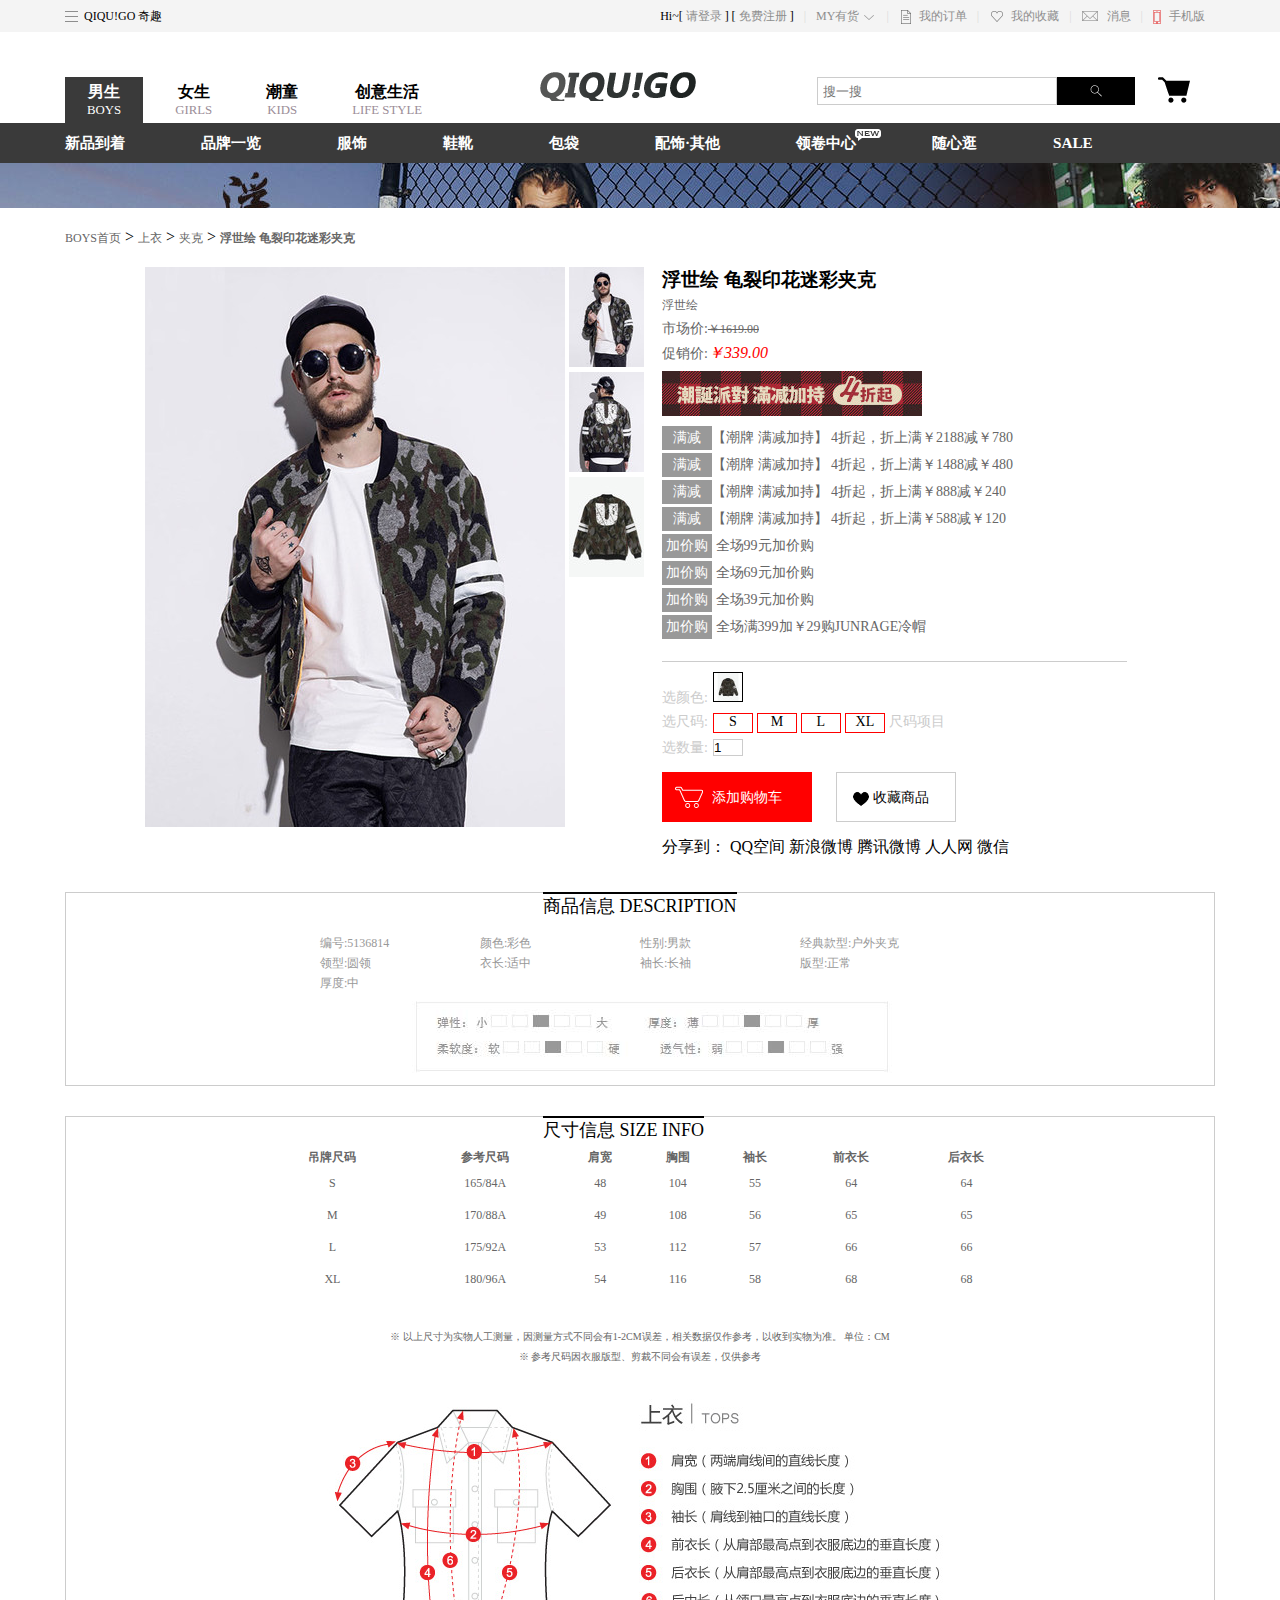
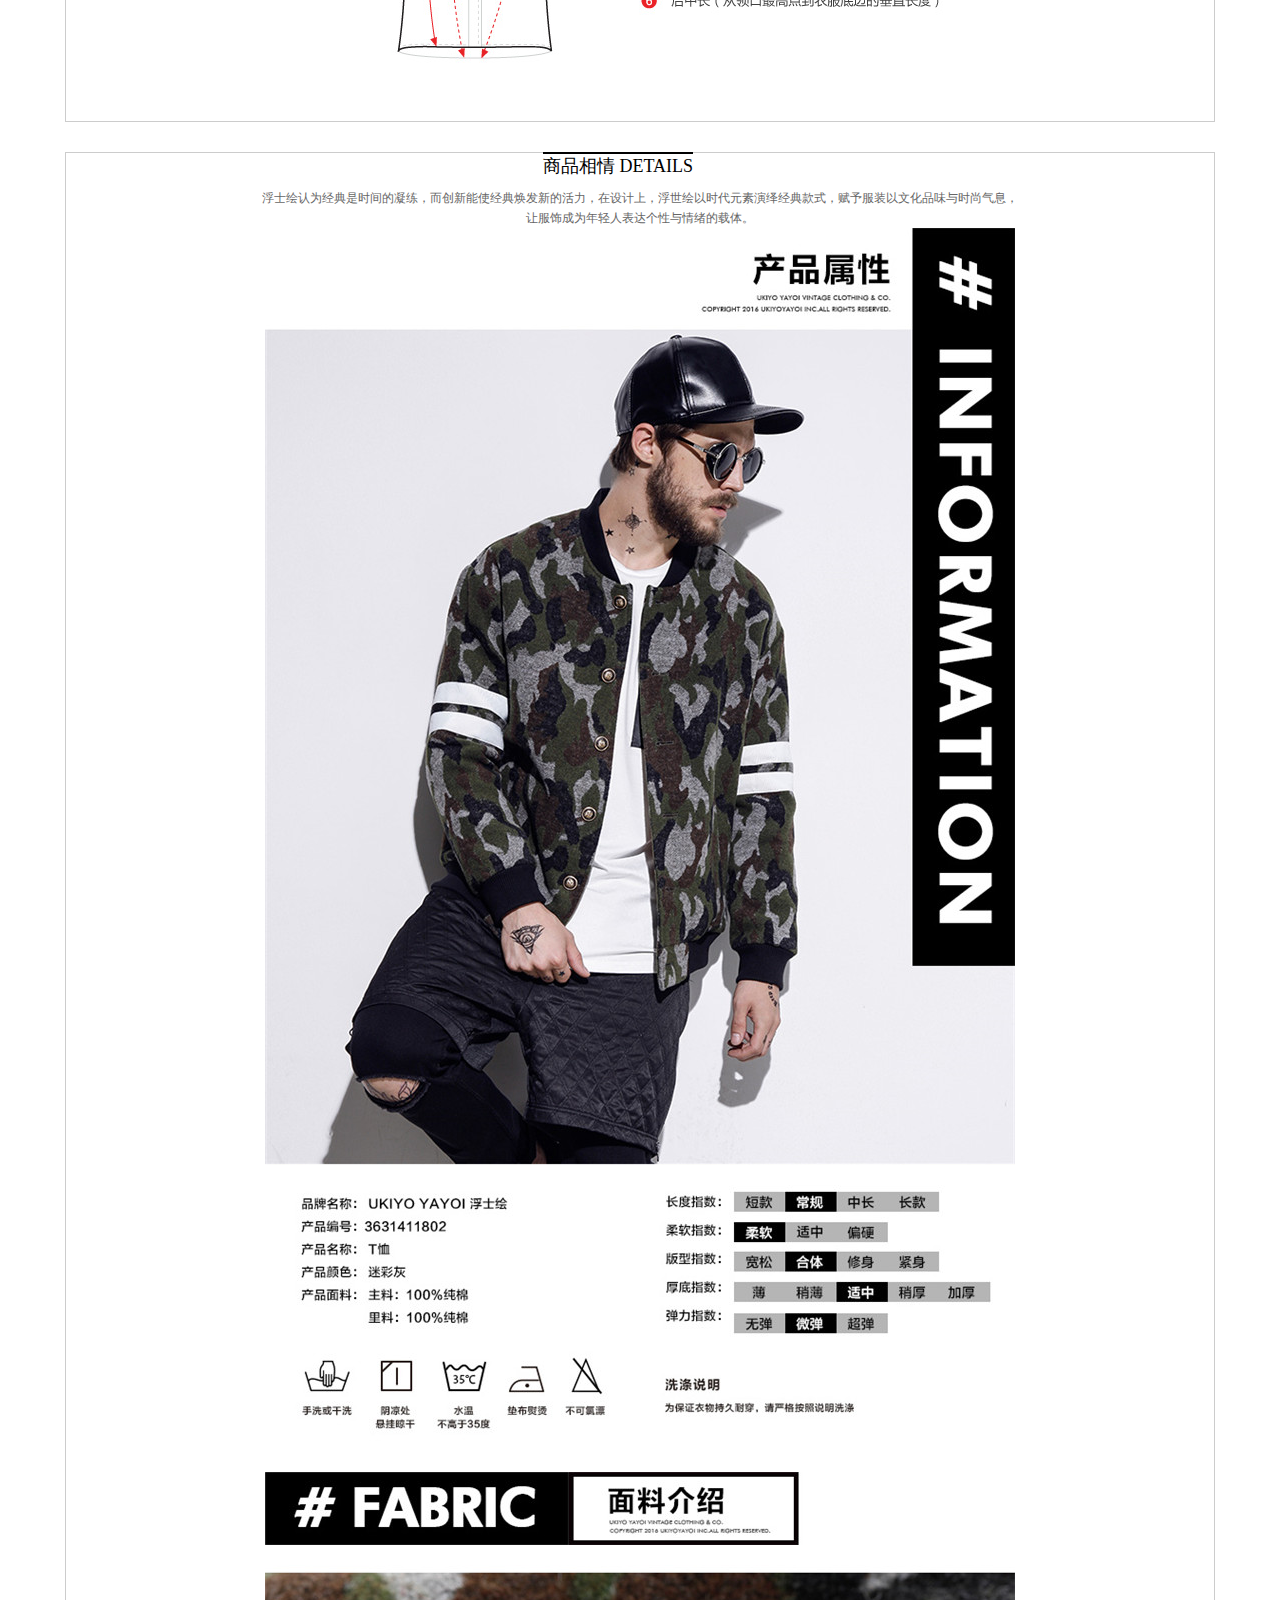
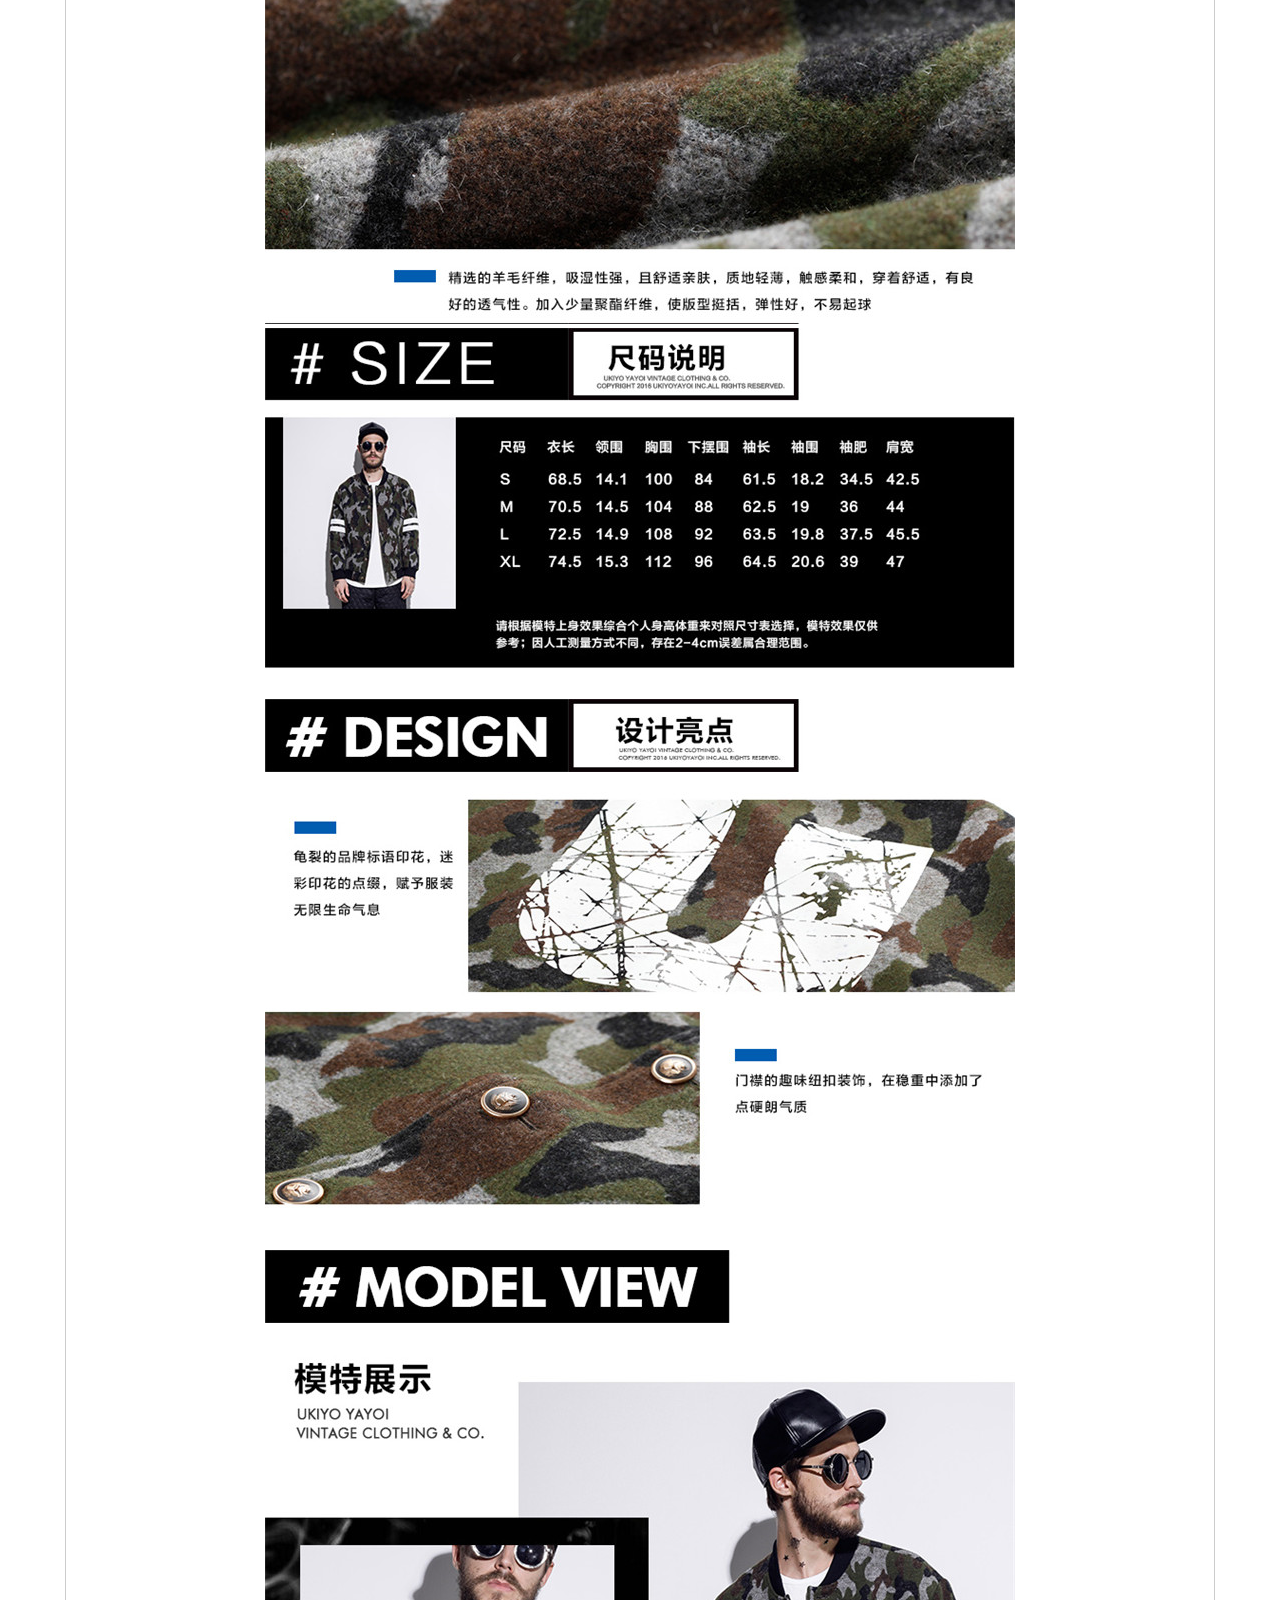
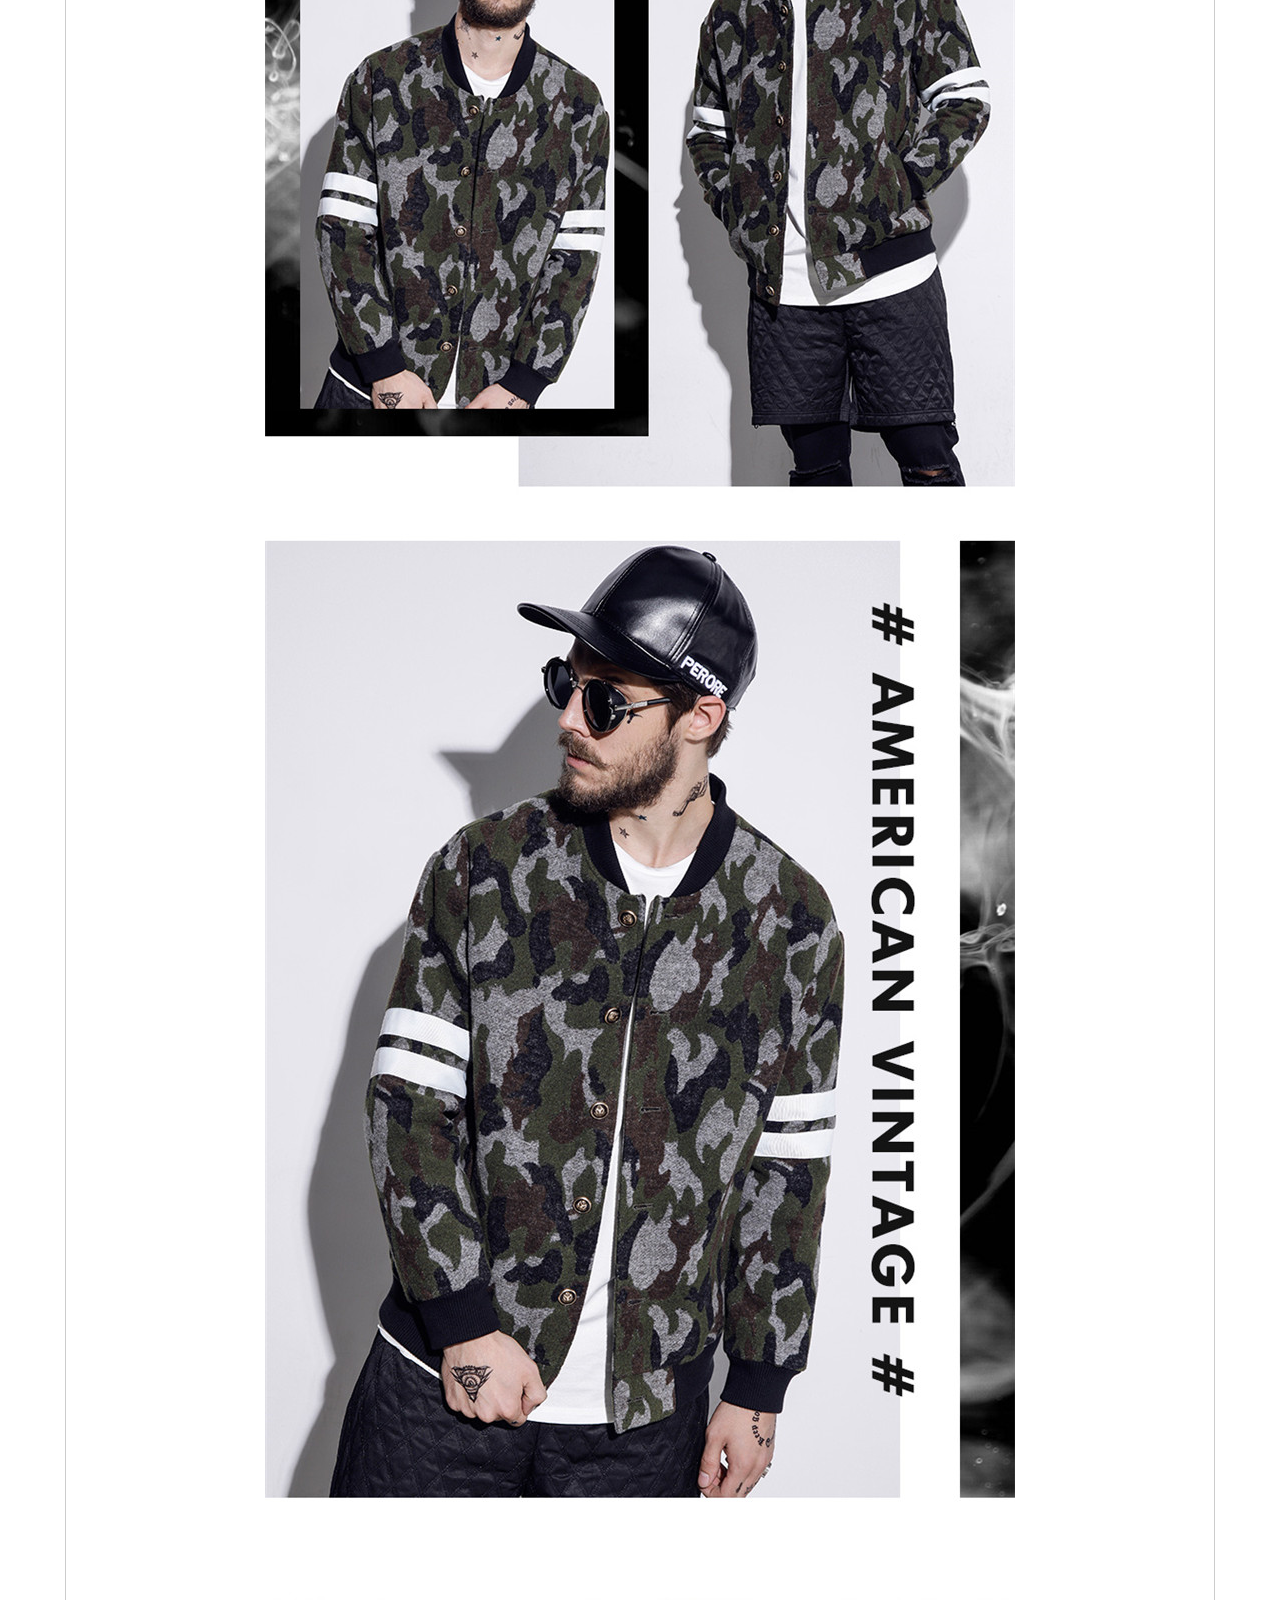
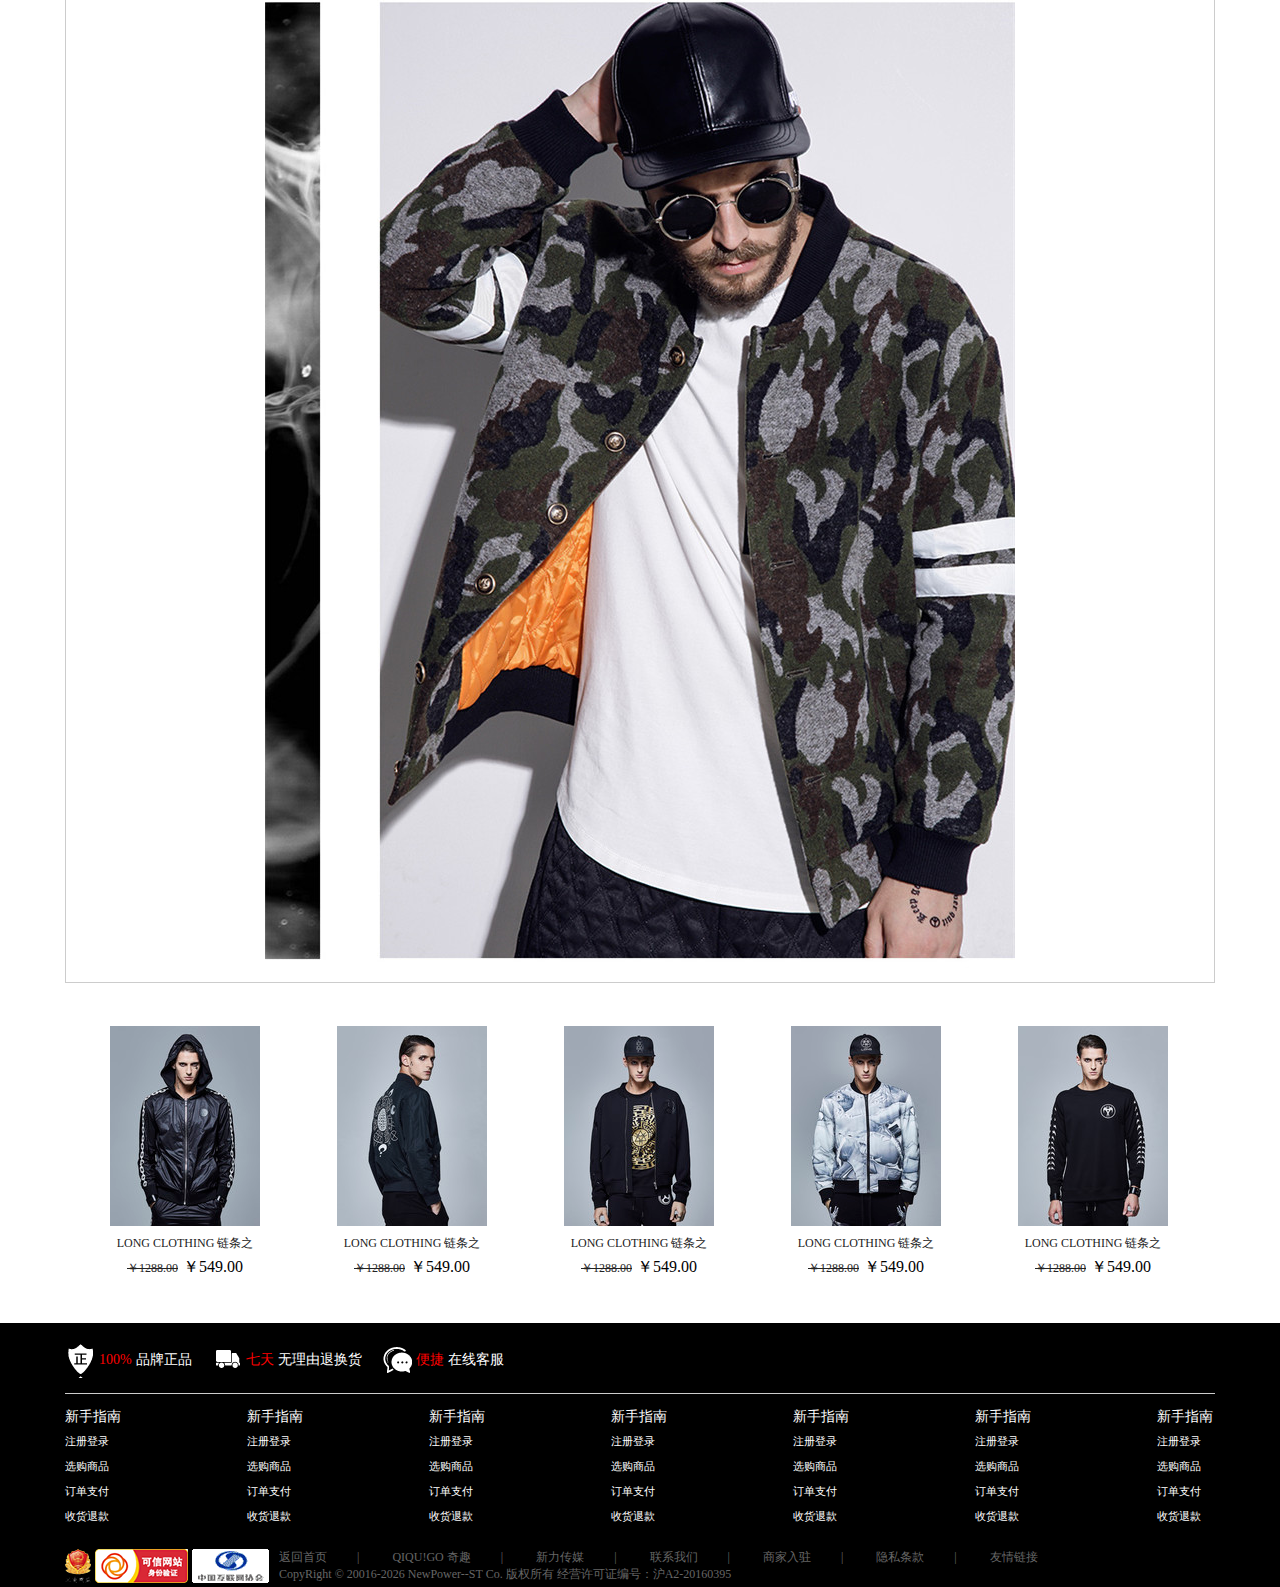
<file: www/card.html>
<!DOCTYPE html>
<html>

	<head>
		<meta charset="utf-8" />
		<title>QIQU!GO 奇趣 | 年轻人潮流购物中心,中国潮流购物风向标,官方授权正品保证</title>
		<!--icon图标-->
		<meta name="keywords" content="QIQU! 奇趣官网,潮流志,潮流男装,潮牌,美国潮牌,日本潮牌,香港潮牌,潮牌店,新品首发,欧美潮流,全球购,代购,时尚,流行,特卖,B2C,正品,购物网站,网上购物,货到付款">
		<meta name="description" content="QIQU!GO 奇趣，年轻人潮流购物中心，中国最大的潮流商品购物网站。100%品牌正品保证，支持货到付款。作为一个时尚的购物平台，汇集了全球潮流时尚商品和中国最流行的商品，带给您全新潮流购物体验。">
		<meta name="viewport" content="width=device-width, initial-scale=1, maximum-scale=1, minimum-scale=1, user-scalable=no">
		<script src="libs/jquery-3.1.0.js"></script>
		<script src="libs/jquery.cookie.js"></script>
		<!--<script src="libs/jquery.lazyload.js"></script>-->
		<script src="js/card.js"></script>
		<link rel="stylesheet" href="css/public.css">
		<link rel="stylesheet" href="css/card.css" />
	</head>
	<body >
		<header>
			<div class="header-top">
				<div class="header-t">
					<div class="header-left" >
						<div class="header-left-hover">
							<span></span>
							<a href="#">QIQU!GO 奇趣</a>
						</div>
						<div class="header-left-b">
							<ul>
								<li>
									<a href="">QIQU!</a><i>奇趣</i></li>
								<li>
									<a href="kids.html">QIQU!BOYS</a><i>男生潮流</i></li>
								<li>
									<a href="girls.html">QIQU!GIRLS</a><i>女生潮流</i></li>
								<li>
									<a>QIQU!SHOW</a><i>奇趣展示</i></li>
								<li>
									<a href="style.html">QIQU!STYLE</a><i>奇趣风格</i></li>
							</ul>
						</div>
					</div>
					<div class="header-right" >
						<ul>
							<li><span class="hi">Hi~</span>[
								<a href="login.html" target="_blank" class="loginbar">请登录</a> ] [
								<a href="register.html" target="_blank">免费注册</a> ]<span>|</span></li>
							<li>
								<a>MY有货</a><i class="i0"></i><span>|</span></li>
							<li><i class="i1"></i>
								<a>我的订单</a><span>|</span></li>
							<li><i class="i2"></i>
								<a>我的收藏</a><span>|</span></li>
							<li><i class="i3"></i>
								<a>消息</a><span>|</span></li>
							<li><i class="i4"></i>
								<a>手机版</a>
							</li>
						</ul>
					</div>
					<div class="clear"></div>
				</div>
			</div>
			<div class="header-middle">
				<div class="header-m-l">
					<ul>
						<li class="li1">
							<a href="#">
								<h3>男生</h3>
								<h3>BOYS</h3>
							</a>
						</li>
						<li>
							<a href="girls.html">
								<h3>女生</h3>
								<h3>GIRLS</h3>
							</a>
						</li>
						<li>
							<a href="kids.html">
								<h3>潮童</h3>
								<h3>KIDS</h3>
							</a>
						</li>
						<li>
							<a href="style.html">
								<h3>创意生活</h3>
								<h3>LIFE STYLE</h3>
							</a>
						</li>
					</ul>
					<div class="clear"></div>
				</div>
				<div class="header-m-m">
					<img src="image/logo-en.png" alt="">
				</div>
				<!--第二张图片-->
				<div class="setinterval">
						<img src="image/logo-ens.png" alt="">
					</div>
				<div class="header-m-b">
					<div class="header-m-bb">
						<form name="searchForm">
							<input type="text" class="search" name="search" placeholder="搜一搜">
							<a href=""></a>
							<!--搜索跳转-->
						</form>
					</div>
					<div class="header-m-cart">
						<!--当点击添加的时候购物车显示+i-->
						<div class="cart"></div>
						<div class="cart-show">1</div>
						<div class="cart-big">
							<div class="bigs">
								<img src="image/empty_car.png" alt="">
								<p>你的购物车暂无商品</p>
							</div>
						</div>
					</div>
				</div>
			</div>
			<div class="header-bottom">
				<ul class="ul1">
					<li>
						<a href="">新品到着</a>
					</li>
					<li>
						<a href="">品牌一览</a>
					</li>
					<li class="licloths">
						<a href="#">服饰</a>
						<div class="cloths">
							<div class="clo">
                            <dl>
								<dt>上装</dt>
								<dd>棉衣</dd>
								<dd>羽绒服</dd>
								<dd>夹克</dd>
								<dd>卫衣</dd>
								<dt>下装</dt>
								<dd>休闲裤</dd>
								<dd>牛仔裤</dd>
							</dl>
							<dl>
								<dd>短裤</dd>
								<dt>经典款型</dt>
								<dd>圆领套头卫衣</dd>
								<dd>学院风衬衫</dd>
								<dd>街头风T恤</dd>
								<dt>热门品牌</dt>
								<dd>important</dd>
								<dd>into the rainbow</dd>
							</dl>
							<dl>
								<dd>MYGESMART</dd>
								<dd>HEVRT BREVKER</dd>
								<dd>STYLE</dd>
								<dd>IZUUE</dd>
								<dd>BLACK</dd>
								<dd>ARE</dd>
							</dl>
							<dl>
								<dd><img src="image/cloths.jpg" alt=""></dd>
								<dd style="margin-top:0;">跟随你的潮流</dd>
							</dl>
							</div>
					  </div>
					</li>
					<li class="licloths">
						<a href="#">鞋靴</a>
                         <div class="cloths">
							<div class="clo">
                            <dl>
								<dt>鞋屋</dt>
								<dd>休闲/远动鞋</dd>
								<dd>靴子</dd>
								<dd>时装鞋</dd>
								<dt>热门款型</dt>
								<dd>复古跑鞋</dd>
								<dd>帆布鞋</dd>
								<dd>户外靴</dd>
							</dl>
							<dl>
								<dt>热门品牌</dt>
								<dd>ivybol/dd>
								<dd>GAWS FOOT</dd>
								<dd>masterplan</dd>
								<dd>VANS</dd>
								<dd>anything</dd>
								<dd>important</dd>
								<dd>rainbow</dd>
							</dl>
							<dl>
								<dd>MYGESMART</dd>
								<dd>HEVRT BREVKER</dd>
								<dd>STYLE</dd>
								<dd>IZUUE</dd>
								<dd>BLACK</dd>
								<dd>ARE</dd>
							</dl>
							<dl>
								<dd><img src="image/show.jpg" alt=""></dd>
								<dd style="margin-top:0;">跟随你的步伐</dd>
							</dl>
							</div>
					  </div>  
					</li>
					<li class="licloths">
						<a href="#">包袋</a>
						  <div class="cloths">
							<div class="clo">
                            <dl>
								<dt>包</dt>
								<dd>双肩包</dd>
								<dd>手领包/单肩包</dd>
								<dd>电脑包</dd>
								<dt>钱包/卡包/手拿包</dt>
								<dd>腰包</dd>
								<dt>热门款型</dt>
								<dd>帆布背包</dd>
							</dl>
							<dl>
								<dd>街头款单肩包</dd>
								<dd>多口袋双肩包</dd>
								<dt>热门品牌</dt>
								<dd>Stome Stamps</dd>
								<dd>VANS</dd>
								<dd>RANROW</dd>
								<dd>Dmportant</dd>
								<dd>ROOTOTE</dd>
							</dl>
							<dl>
								<dd>MYGESMART</dd>
								<dd>HEVRT BREVKER</dd>
								<dd>FS5</dd>
								<dd>IZUUE</dd>
								<dd>BLACK</dd>
								<dd>INTER ARE</dd>
							</dl>
							<dl>
								<dd><img src="image/bag.jpg" alt=""></dd>
								<dd style="margin-top:0;">出行必备包包</dd>
							</dl>
							</div>
					  </div>  
					</li>
					<li>
						<a href="#">配饰·其他</a>
					</li>
					<li class="news">
						<a href="#">领卷中心</a>
						<img src="image/new.png" alt="">
					</li>
					<li>
						<a href="#">随心逛</a>
					</li>
					<li>
						<a href="#">SALE</a>
					</li>
				</ul>
				<div class="clear"></div>
			</div>
		</header>
       <div class="ban">
           <!--<img src="image/card1.jpg" alt="">-->
       </div>
       <main>
           <div class="main">
               <a>BOYS首页</a>
               <span> > </span>
               <a>上衣</a>
               <span> > </span>
               <a>夹克</a>
               <span> > </span>
               <a style="font-weight:700;">浮世绘 龟裂印花迷彩夹克</a>
           </div>
           <div class="main-low">
                 <div class="main-picture">
               <div class="picture">
                     <div class="pics"></div>
                     <img src="image/car0.jpg" alt="">
               </div>
              <div class="pictures">
                  <img src="image/cards2.jpg" alt="">
                  <img src="image/cards3.jpg" alt="">
                  <img src="image/cards4.jpg" alt="">
              </div>
           </div>
           <div class="main-low-r">
               <div class="low-r">
                   <h3>浮世绘 龟裂印花迷彩夹克</h3>
                   <p>浮世绘</p>
                   <p><span>市场价:<del>￥1619.00</del></span></p>
                   <p><span>促销价:<em>￥339.00</em></span></p>
                   <img src="image/low-b.jpg" alt="" style="margin:5px 0;">
               </div>
               <div class="low-b">
                  <ul>
                      <li><span>满减</span><a href="">【潮牌 满减加持】 4折起，折上满￥2188减￥780</a></li>
                      <li><span>满减</span><a href="">【潮牌 满减加持】 4折起，折上满￥1488减￥480</a></li>
                      <li><span>满减</span><a href="">【潮牌 满减加持】 4折起，折上满￥888减￥240</a></li>
                      <li><span>满减</span><a href="">【潮牌 满减加持】 4折起，折上满￥588减￥120</a></li>
                      <li><span>加价购</span><a href=""> 全场99元加价购</a></li>
                      <li><span>加价购</span><a href=""> 全场69元加价购</a></li>
                      <li><span>加价购</span><a href=""> 全场39元加价购</a></li>
                      <li><span>加价购</span><a href=""> 全场满399加￥29购JUNRAGE冷帽</a></li>
                  </ul>
				  <div class="apply">
					  <h4>商品已加入购物车</h4>
					  <p>购物车一共有1件商品</p>
					   <a class="goCar">去购物车结算</a><a href="show.html">继续购物</a>
				  </div>
               </div>

               <div class="low-low">
                   <ul>
                       <li><span class="an">选颜色:</span><i></i></a></li>
                       <li class="back"><span>选尺码:</span><a>S</a>
                       <a>M</a>
                       <a>L</a>
                       <a>XL</a>
                       <span>尺码项目</span></li>
                       <li><span>选数量:</span><input type="number" value="1" min="1" max="20"></li>
                       <li class="add"><a class="addtail">添加购物车</a> <a class="collect">收藏商品</a></li>
                   </ul>
               </div>
               <div class="list-img">
				   <div class="bdsharebuttonbox">
					   <a href="#" class="bds_more" data-cmd="more">分享到：</a>
					   <a href="#" class="bds_qzone" data-cmd="qzone" title="分享到QQ空间">QQ空间</a>
					   <a href="#" class="bds_tsina" data-cmd="tsina" title="分享到新浪微博">新浪微博</a>
					   <a href="#" class="bds_tqq" data-cmd="tqq" title="分享到腾讯微博">腾讯微博</a>
					   <a href="#" class="bds_renren" data-cmd="renren" title="分享到人人网">人人网</a>
					   <a href="#" class="bds_weixin" data-cmd="weixin" title="分享到微信">微信</a>
					   </div>
               </div>
           </div>
           <div class="clear"></div>
        </div>
          <div class="list-show">
              <div class="center">
                  <span>商品信息 DESCRIPTION</span>
              </div>
              <div class="conter-b">
                  <ul>
                      <li>编号:5136814</li>
                      <li>颜色:彩色</li>
                      <li>性别:男款</li>
                      <li>经典款型:户外夹克</li>
                      <li>领型:圆领</li>
                      <li>衣长:适中</li>
                      <li>袖长:长袖</li>
                      <li>版型:正常</li>
                      <li>厚度:中</li>
                  </ul>
                  <div class="clear"></div>
              </div>
              <div class="size">
                  <img src="image/size.jpg" alt="">
              </div>
          </div>

            <div class="list-show">
              <div class="center">
                  <span>尺寸信息 SIZE INFO</span>
              </div>
             <table>
                 <thead>
                    <tr>
                        <th>吊牌尺码</th>
                        <th>参考尺码</th>
                        <th>肩宽</th>
                        <th>胸围</th>
                        <th>袖长</th>
                        <th>前衣长</th>
                        <th>后衣长</th>
                    </tr>
                 </thead>
                 <tbody>
                     <tr>
                         <td>S</td>
                         <td>165/84A</td>
                         <td>48</td>
                         <td>104</td>
                         <td>55</td>
                         <td>64</td>
                         <td>64</td>
                     </tr>
                     <tr>
                         <td>M</td>
                         <td>170/88A</td>
                         <td>49</td>
                         <td>108</td>
                         <td>56</td>
                         <td>65</td>
                         <td>65</td>
                     </tr>
                     <tr>
                         <td>L</td>
                         <td>175/92A</td>
                         <td>53</td>
                         <td>112</td>
                         <td>57</td>
                         <td>66</td>
                         <td>66</td>
                     </tr>
                     <tr>
                         <td>XL</td>
                         <td>180/96A</td>
                         <td>54</td>
                         <td>116</td>
                         <td>58</td>
                         <td>68</td>
                         <td>68</td>
                     </tr>
                 </tbody>
             </table>
             <div class="tab">
                 <p>※ 以上尺寸为实物人工测量，因测量方式不同会有1-2CM误差，相关数据仅作参考，以收到实物为准。 单位：CM </p>
                 <p>※ 参考尺码因衣服版型、剪裁不同会有误差，仅供参考</p>
                 <img src="image/1.jpg" alt="">
             </div>
          </div>
          <div class="list-show">
              <div class="center">
                  <span>商品相情 DETAILS</span>
              </div>
               <div class="detail">
                   <p>浮士绘认为经典是时间的凝练，而创新能使经典焕发新的活力，在设计上，浮世绘以时代元素演绎经典款式，赋予服装以文化品味与时尚气息，</p>
                   <p>让服饰成为年轻人表达个性与情绪的载体。</p>
                 <img src="image/o1.jpg" alt="">
                 <img src="image/o2.jpg" alt="">
                 <img src="image/o3.jpg" alt="">
                 <img src="image/o4.jpg" alt="">
                 <img src="image/o5.jpg" alt="">
                 <img src="image/o6.jpg" alt="">
                 <img src="image/o7.jpg" alt="">
                 <img src="image/o8.jpg" alt="">
                 <img src="image/o9.jpg" alt="">
                 <img src="image/oo1.jpg" alt="">
                 <img src="image/oo2.jpg" alt="">
                 <img src="image/oo3.jpg" alt="">
               </div>
          </div>
          <div class="carous">
			  <div class="man">
               <ul class="man-one">
				   <li style="margin-left:19px;"><img src="image/man1.jpg" alt="">
				   <p>LONG CLOTHING 链条之</p>
				   <p><del>￥1288.00</del><span>￥549.00</span></p>
				   </li>
				   <li><img src="image/man2.jpg" alt="">
				  <p>LONG CLOTHING 链条之</p>
				   <p><del>￥1288.00</del><span>￥549.00</span></p>
				   </li>
				   <li><img src="image/man3.jpg" alt="">
				   <p>LONG CLOTHING 链条之</p>
				   <p><del>￥1288.00</del><span>￥549.00</span></p>
				   </li>
				   <li><img src="image/man4.jpg" alt="">
				   <p>LONG CLOTHING 链条之</p>
				   <p><del>￥1288.00</del><span>￥549.00</span></p>
				   </li>
				   <li style="margin-right:0;"><img src="image/man5.jpg" alt="">
				   <p>LONG CLOTHING 链条之</p>
				   <p><del>￥1288.00</del><span>￥549.00</span></p>
				   </li>
			   </ul>
			    <ul class="man-two">
				   <li style="margin-left:19px;"><img src="image/man6.jpg" alt="">
				   <p>LONG CLOTHING 链条之</p>
				   <p><del>￥1288.00</del><span>￥549.00</span></p>
				   </li>
				   <li><img src="image/man7.jpg" alt="">
				  <p>LONG CLOTHING 链条之</p>
				   <p><del>￥1288.00</del><span>￥549.00</span></p>
				   </li>
				   <li><img src="image/man8.jpg" alt="">
				   <p>LONG CLOTHING 链条之</p>
				   <p><del>￥1288.00</del><span>￥549.00</span></p>
				   </li>
				   <li><img src="image/man9.jpg" alt="">
				   <p>LONG CLOTHING 链条之</p>
				   <p><del>￥1288.00</del><span>￥549.00</span></p>
				   </li>
				   <li style="margin-right:0;"><img src="image/ma1.jpg" alt="">
				   <p>LONG CLOTHING 链条之</p>
				   <p><del>￥1288.00</del><span>￥549.00</span></p>
				   </li>
			   </ul>
			   </div>
			    <div class="menleft"> < </div>
               <div class="menright"> > </div>
			  <div class="clear"></div>
		  </div>
       </main>
	   	<footer>
				<div class="footer-bottom">
					<div class="footer-bottom-bottom">
						<div class="left-left">
							<ul>
								<li>
									<i></i>
									<span>100%</span>
									<a href="">品牌正品</a>
								</li>
								<li>
									<i class="ii2"></i>
									<span>七天</span>
									<a href="">无理由退换货</a>
								</li>
								<li>
									<i class="ii3"></i>
									<span>便捷</span>
									<a href="">在线客服</a>
								</li>
							</ul>
							<div class="clear"></div>
						</div>
						<div class="dl">
							<dl>
								<dt>新手指南</dt>
								<dd>注册登录</dd>
								<dd>选购商品</dd>
								<dd>订单支付</dd>
								<dd>收货退款</dd>
							</dl>
							<dl>
								<dt>新手指南</dt>
								<dd>注册登录</dd>
								<dd>选购商品</dd>
								<dd>订单支付</dd>
								<dd>收货退款</dd>
							</dl>
							<dl>
								<dt>新手指南</dt>
								<dd>注册登录</dd>
								<dd>选购商品</dd>
								<dd>订单支付</dd>
								<dd>收货退款</dd>
							</dl>
							<dl>
								<dt>新手指南</dt>
								<dd>注册登录</dd>
								<dd>选购商品</dd>
								<dd>订单支付</dd>
								<dd>收货退款</dd>
							</dl>
							<dl>
								<dt>新手指南</dt>
								<dd>注册登录</dd>
								<dd>选购商品</dd>
								<dd>订单支付</dd>
								<dd>收货退款</dd>
							</dl>
							<dl>
								<dt>新手指南</dt>
								<dd>注册登录</dd>
								<dd>选购商品</dd>
								<dd>订单支付</dd>
								<dd>收货退款</dd>
							</dl>
							<dl style="margin-right:0px;">
								<dt>新手指南</dt>
								<dd>注册登录</dd>
								<dd>选购商品</dd>
								<dd>订单支付</dd>
								<dd>收货退款</dd>
							</dl>
							<div class="footer-last">
								<div class="footer-f">
									<a href=""><img src="image/id1.png" alt=""></a>
									<a href=""><img src="image/id.png" alt=""></a>
									<a href=""><img src="image/id2.png" alt=""></a>
								</div>
								<div class="footer-m">
									<p>
										<a href="">返回首页</a><span>|</span>
										<a href="">QIQU!GO 奇趣</a><span>|</span>
										<a href="">新力传媒</a><span>|</span>
										<a href="">联系我们</a><span>|</span>
										<a href="">商家入驻</a><span>|</span>
										<a href="">隐私条款</a><span>|</span>
										<a href="">友情链接</a>
									</p>
									<p>CopyRight © 20016-2026 NewPower--ST Co. 版权所有 经营许可证编号：沪A2-20160395</p>
								</div>
							</div>
							<div class="clear"></div>
						</div>
					</div>
				</div>
				<div class="foot-top">
					<a href="#top"><span></span></a>
				</div>
			</footer>
	</body>
</html>
</file>
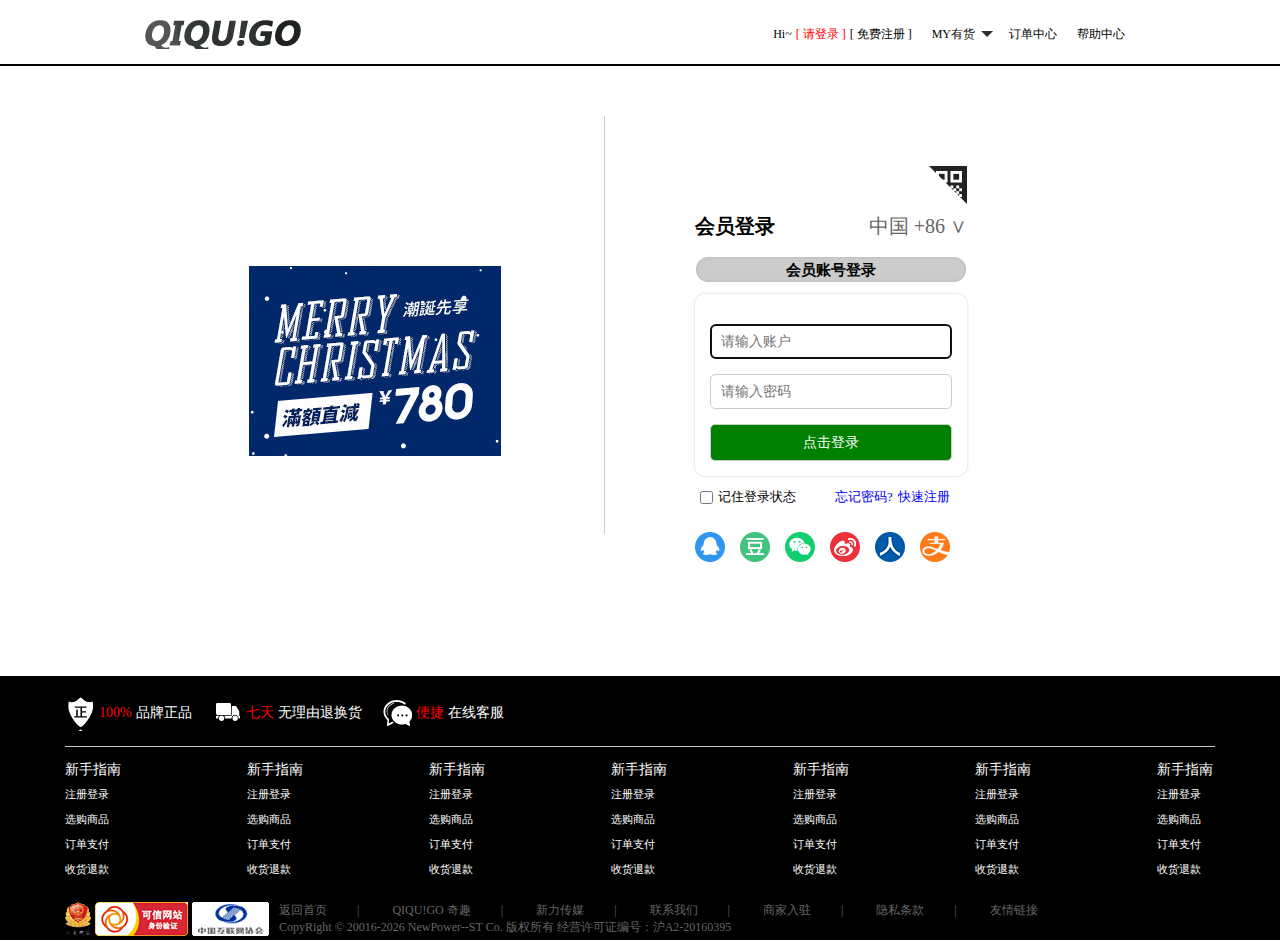
<file: www/login.html>
<!DOCTYPE html>
<html lang="en">
<head>
    <meta charset="UTF-8">
    <title>用户登录</title>
    <script src="libs/jquery-3.1.0.js"></script>
    <script src="libs/angular.js"></script>
    <script src="libs/jquery.cookie.js"></script>
    <script src="js/login.js"></script>
    <link rel="stylesheet" href="libs/font-awesome/css/font-awesome.css">
    <link rel="stylesheet" href="css/login.css">
</head>
<body  ng-app="Formlogin" ng-controller="loginController">
    <header>
        <div class="header-tops">
            <div class="header-l">
                <a href="index.html"><img src="image/logo-en.png" alt="logio图标"></a>
            </div>
           	<ul class="right">
                <li><span class="hi">Hi~</span>
                    <a href="login.html" class="loginbar">[ 请登录 ]</a> 
                    <a href="register.html" class="registerbar"> [ 免费注册 ]</a> </li>
                <li class="flip">
                    <a>MY有货</a><i></i>
                      <div class="flip-b">
                          <p>我的收藏</p>
                          <p>优惠券</p>
                      </div>
                    </li>
                <li><a>订单中心</a></li>
                <li><a>帮助中心</a></li>
            </ul>
        </div>
        <div class="clear"></div>
    </header>
<main>
    <div class="main-left">
        <img src="image/l.jpg" alt="">
    </div>
    <div class="main-right">
        <div class="p1">
             <i></i>
        </div>
        <div class="clear"></div>
        <div class="right-p">
          <div class="p2">
             <h2>会员登录</h2>
               <div class="p3">
                   <span>中国 +86 ∨</span>
                   <div class="china">
                        <ul>
                            <li>澳大利亚 +61 ∨</li>
                            <li>韩国 +82 ∨</li>
                            <li> 加拿大 +1 ∨</li>
                            <li>美国 +1 ∨</li>
                            <li>英国 +44 ∨</li>
                            <li>中国 +86 ∨</li>
                        </ul>
                   </div>
               </div>
               <div class="clear"></div>
          </div>
          <div class="right-m">
              <h4>会员账号登录</h4>
          </div>
    <form name="FormLogin" novalidate ng-submit="submit()">
        <div>
            <input type="text" name="username" ng-pattern="/^[\u4e00-\u9fa5]{2,4}$/" ng-model="username" placeholder="请输入账户" autocomplete="off" required autofocus>
            <i class="icon-ok-sign" ng-show="FormLogin.username.$valid&&FormLogin.username.$dirty"></i>
            <i class="icon-remove-sign" ng-show="FormLogin.username.$invalid&&FormLogin.username.$dirty"></i>
        </div>
        <div>
            <input type="password" name="password" ng-minlength="6" ng-maxlength="16" ng-pattern="/\w/" ng-model="password" required placeholder="请输入密码">
            <i class="icon-ok-sign" ng-show="FormLogin.password.$valid&&FormLogin.password.$dirty"></i>
            <i class="icon-remove-sign" ng-show="FormLogin.password.$invalid&&FormLogin.password.$dirty"></i>
        </div>
         <div>
            <input type="submit" ng-disabled="Formlogin.$invalid" value="点击登录">
        </div>
    </form>
          <div class="bot">
              <input type="checkbox"><label for="">记住登录状态</label>
              <a href="#" style="margin-left:35px;">忘记密码?</a><a href="register.html">快速注册</a>
          </div>
          <div class="bot-last">
              <a href=""><span></span></a>
              <a href=""><span class="span1"></span></a>
              <a href=""><span class="span2"></span></a>
              <a href=""><span class="span3"></span></a>
              <a href=""><span class="span4"></span></a>
              <a href=""><span class="span5"></span></a>
          </div>
     </div>
   <div class="notes">
       <img src="image/loginshow.jpg" alt="">
       <p>奇趣 | 年轻人潮流购物中心,中国潮流购物风向标</p>
   </div>
 </div>
 <div class="clear"></div>
</main>
<footer>
    <div class="footer-bottom">
        <div class="footer-bottom-bottom">
            <div class="left-left">
                <ul>
                    <li>
                        <i></i>
                        <span>100%</span>
                        <a href="">品牌正品</a>
                    </li>
                    <li>
                        <i class="ii2"></i>
                        <span>七天</span>
                        <a href="">无理由退换货</a>
                    </li>
                    <li>
                        <i class="ii3"></i>
                        <span>便捷</span>
                        <a href="">在线客服</a>
                    </li>
                </ul>
                <div class="clear"></div>
            </div>
            <div class="dl">
                <dl>
                    <dt>新手指南</dt>
                    <dd>注册登录</dd>
                    <dd>选购商品</dd>
                    <dd>订单支付</dd>
                    <dd>收货退款</dd>
                </dl>
                <dl>
                    <dt>新手指南</dt>
                    <dd>注册登录</dd>
                    <dd>选购商品</dd>
                    <dd>订单支付</dd>
                    <dd>收货退款</dd>
                </dl>
                <dl>
                    <dt>新手指南</dt>
                    <dd>注册登录</dd>
                    <dd>选购商品</dd>
                    <dd>订单支付</dd>
                    <dd>收货退款</dd>
                </dl>
                <dl>
                    <dt>新手指南</dt>
                    <dd>注册登录</dd>
                    <dd>选购商品</dd>
                    <dd>订单支付</dd>
                    <dd>收货退款</dd>
                </dl>
                <dl>
                    <dt>新手指南</dt>
                    <dd>注册登录</dd>
                    <dd>选购商品</dd>
                    <dd>订单支付</dd>
                    <dd>收货退款</dd>
                </dl>
                <dl>
                    <dt>新手指南</dt>
                    <dd>注册登录</dd>
                    <dd>选购商品</dd>
                    <dd>订单支付</dd>
                    <dd>收货退款</dd>
                </dl>
                <dl style="margin-right:0px;">
                    <dt>新手指南</dt>
                    <dd>注册登录</dd>
                    <dd>选购商品</dd>
                    <dd>订单支付</dd>
                    <dd>收货退款</dd>
                </dl>
                <div class="footer-last">
                    <div class="footer-f">
                        <a href=""><img src="image/id1.png" alt=""></a>
                        <a href=""><img src="image/id.png" alt=""></a>
                        <a href=""><img src="image/id2.png" alt=""></a>
                    </div>
                    <div class="footer-m">
                         <p>
                            <a href="">返回首页</a><span>|</span>
                            <a href="">QIQU!GO 奇趣</a><span>|</span>
                            <a href="">新力传媒</a><span>|</span>
                            <a href="">联系我们</a><span>|</span>
                            <a href="">商家入驻</a><span>|</span>
                            <a href="">隐私条款</a><span>|</span>
                            <a href="">友情链接</a>
                        </p>
                        <p>CopyRight © 20016-2026 NewPower--ST Co. 版权所有 经营许可证编号：沪A2-20160395</p>
                    </div>
                </div>
                <div class="clear"></div>
            </div>
        </div>
    </div>
</footer>
</body>
</html>
</file>
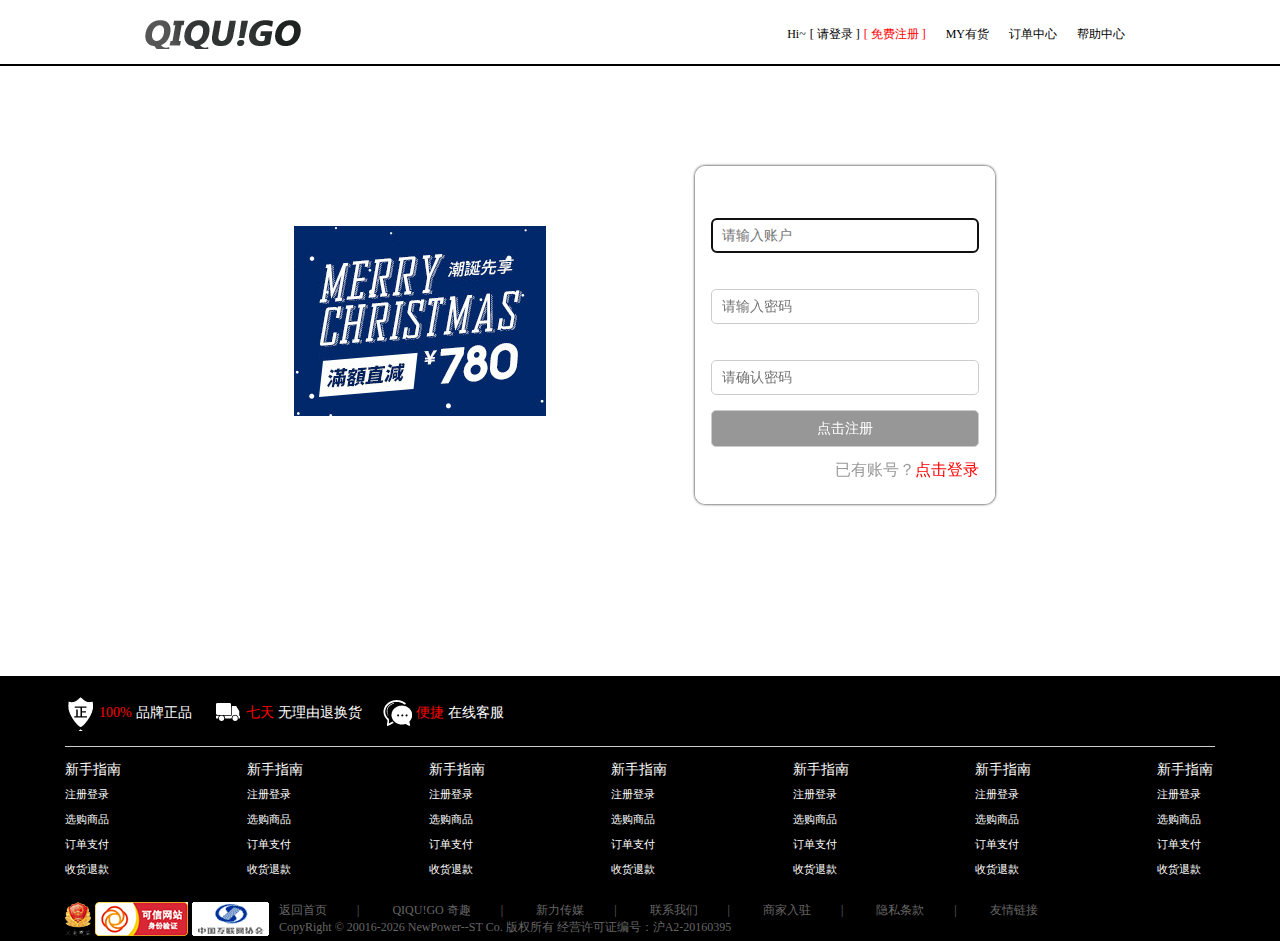
<file: www/register.html>
<!DOCTYPE html>
<html lang="en">
<head>
    <meta charset="UTF-8">
    <title>用户注册</title>
    <script src="libs/jquery-3.1.0.js"></script>
    <script src="libs/angular.js"></script>
    <script src="libs/jquery.cookie.js"></script>
    <script src="js/register.js"></script>
    <link rel="stylesheet" href="libs/font-awesome/css/font-awesome.css">
    <link rel="stylesheet" href="css/register.css">
</head>
<body  ng-app="Formregister" ng-controller="registerController">
    <header>
        <div class="header-tops">
            <div class="header-l">
                <a href="index.html"><img src="image/logo-en.png" alt="logio图标"></a>
            </div>
           	<ul class="right">
                <li><span class="hi">Hi~</span>
                    <a href="login.html" class="loginbar">[ 请登录 ]</a> 
                    <a href="register.html" class="registerbar"> [ 免费注册 ]</a> </li>
                <li>
                    <a>MY有货</a><i></i></li>
                <li>
                    <a>订单中心</a></li>
                <li>
                    <a>帮助中心</a></li>
            </ul>
        </div>
        <div class="clear"></div>
    </header>
  <main>
        <div class="main-left">
            <img src="image/l.jpg" alt="">
        </div>
 
      <form name="FormRegister" novalidate ng-submit="submit()">
        <div>账户名:</div>
        <div>
          <input type="text" name="username" ng-pattern="/^[\u4e00-\u9fa5]{2,4}$/" ng-model="username" placeholder="请输入账户" autocomplete="off" required autofocus>
          <i class="icon-ok-sign" ng-show="FormRegister.username.$valid && FormRegister.username.$dirty"></i>
          <i class="icon-remove-sign" ng-show="FormRegister.username.$invalid && FormRegister.username.$dirty"></i>
        </div>
        <div>密码:</div>
        <div>
          <input type="password" name="password" ng-minlength="6" ng-maxlength="16" ng-pattern="/\w/" ng-model="password" required placeholder="请输入密码">
          <i class="icon-ok-sign" ng-show="FormRegister.password.$valid&&FormRegister.password.$dirty"></i>
          <i class="icon-remove-sign" ng-show="FormRegister.password.$invalid&&FormRegister.password.$dirty"></i>
        </div>
         <div>确认密码:</div>
        <div>
          <input type="password" name="repassword" ng-minlength="6" ng-maxlength="16" ng-pattern="password" ng-model="repassword" required placeholder="请确认密码">
          <i class="icon-ok-sign" ng-show="FormRegister.repassword.$valid&&FormRegister.repassword.$dirty&&FormRegister.repassword.$modelValue == FormRegister.password.$modelValue"></i>
          <i class="icon-remove-sign" ng-show="FormRegister.repassword.$invalid&&FormRegister.repassword.$dirty || repassword != password&&FormRegister.repassword.$dirty"></i>
        </div>
        <div>
          <input type="submit" ng-disabled="FormRegister.$invalid || checkusername" value="点击注册">
          <div class="register" onclick="location.href='login.html'">已有账号？<span>点击登录</span></div>
        </div>
    </form>
    <div class="clear"></div>
 </main>
<footer>
<div class="footer-bottom">
    <div class="footer-bottom-bottom">
        <div class="left-left">
            <ul>
                <li>
                    <i></i>
                    <span>100%</span>
                    <a href="">品牌正品</a>
                </li>
                <li>
                    <i class="ii2"></i>
                    <span>七天</span>
                    <a href="">无理由退换货</a>
                </li>
                <li>
                    <i class="ii3"></i>
                    <span>便捷</span>
                    <a href="">在线客服</a>
                </li>
            </ul>
            <div class="clear"></div>
        </div>
        <div class="dl">
            <dl>
                <dt>新手指南</dt>
                <dd>注册登录</dd>
                <dd>选购商品</dd>
                <dd>订单支付</dd>
                <dd>收货退款</dd>
            </dl>
            <dl>
                <dt>新手指南</dt>
                <dd>注册登录</dd>
                <dd>选购商品</dd>
                <dd>订单支付</dd>
                <dd>收货退款</dd>
            </dl>
            <dl>
                <dt>新手指南</dt>
                <dd>注册登录</dd>
                <dd>选购商品</dd>
                <dd>订单支付</dd>
                <dd>收货退款</dd>
            </dl>
            <dl>
                <dt>新手指南</dt>
                <dd>注册登录</dd>
                <dd>选购商品</dd>
                <dd>订单支付</dd>
                <dd>收货退款</dd>
            </dl>
            <dl>
                <dt>新手指南</dt>
                <dd>注册登录</dd>
                <dd>选购商品</dd>
                <dd>订单支付</dd>
                <dd>收货退款</dd>
            </dl>
            <dl>
                <dt>新手指南</dt>
                <dd>注册登录</dd>
                <dd>选购商品</dd>
                <dd>订单支付</dd>
                <dd>收货退款</dd>
            </dl>
            <dl style="margin-right:0px;">
                <dt>新手指南</dt>
                <dd>注册登录</dd>
                <dd>选购商品</dd>
                <dd>订单支付</dd>
                <dd>收货退款</dd>
            </dl>
           
            <div class="footer-last">
                <div class="footer-f">
                    <a href=""><img src="image/id1.png" alt=""></a>
                    <a href=""><img src="image/id.png" alt=""></a>
                    <a href=""><img src="image/id2.png" alt=""></a>
                </div>
                <div class="footer-m">
                    <p>
                        <a href="">返回首页</a><span>|</span>
                        <a href="">QIQU!GO 奇趣</a><span>|</span>
                        <a href="">新力传媒</a><span>|</span>
                        <a href="">联系我们</a><span>|</span>
                        <a href="">商家入驻</a><span>|</span>
                        <a href="">隐私条款</a><span>|</span>
                        <a href="">友情链接</a>
                    </p>
                    <p>CopyRight © 20016-2026 NewPower--ST Co. 版权所有 经营许可证编号：沪A2-20160395</p>
                </div>
            </div>
            <div class="clear"></div>
        </div>
    </div>
</div>
</footer>

    </body>
</html>
</file>
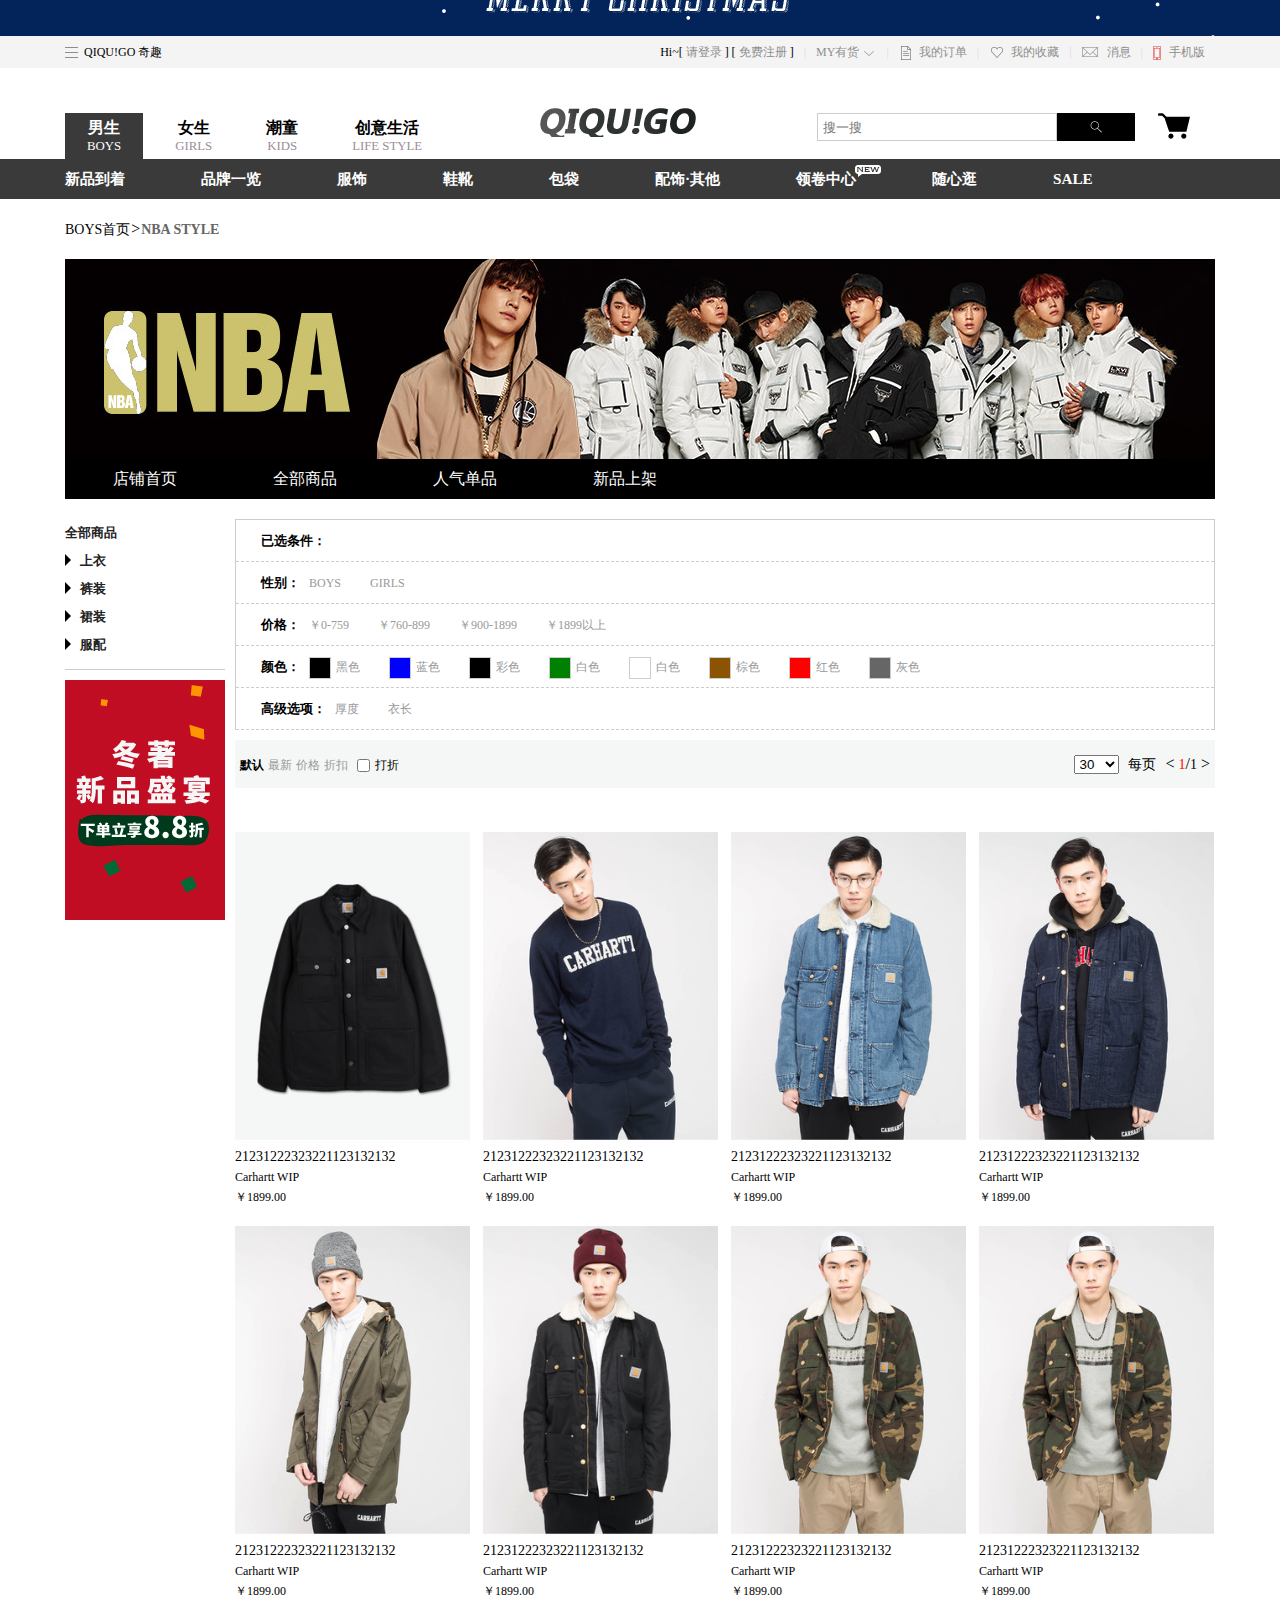
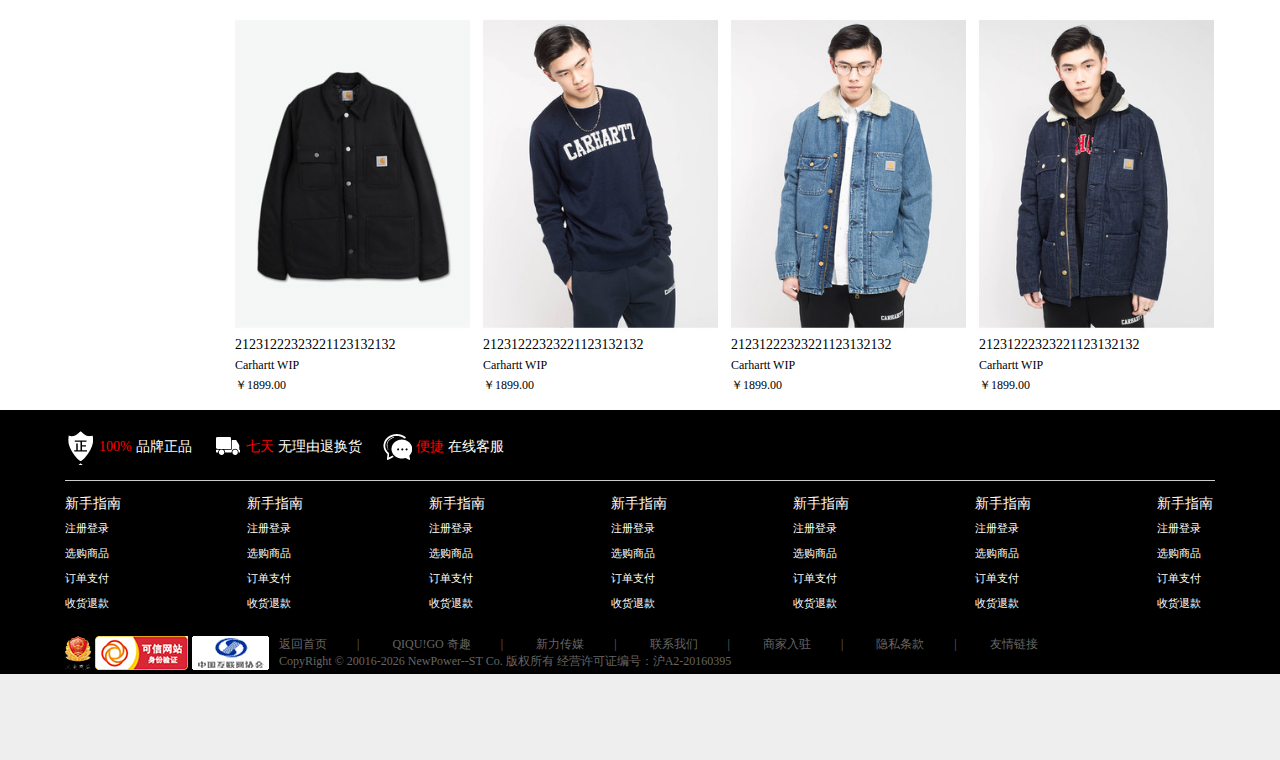
<file: www/show.html>
<!DOCTYPE html>
<html lang="en">
<head>
    <meta charset="UTF-8">
    <title>时尚</title>
        <meta name="keywords" content="QIQU! 奇趣官网,潮流志,潮流男装,潮牌,美国潮牌,日本潮牌,香港潮牌,潮牌店,新品首发,欧美潮流,全球购,代购,时尚,流行,特卖,B2C,正品,购物网站,网上购物,货到付款">
		<meta name="description" content="QIQU!GO 奇趣，年轻人潮流购物中心，中国最大的潮流商品购物网站。100%品牌正品保证，支持货到付款。作为一个时尚的购物平台，汇集了全球潮流时尚商品和中国最流行的商品，带给您全新潮流购物体验。">
		<meta name="viewport" content="width=device-width, initial-scale=1, maximum-scale=1, minimum-scale=1, user-scalable=no">
		<script src="libs/jquery-3.1.0.js"></script>
		<script src="libs/angular.js"></script>
		<script src="libs/jquery.cookie.js"></script>
		<script src="libs/angular-animate.js"></script>
		<script src="js/app.js"></script>
		<script src="js/show.js"></script>
		<link rel="stylesheet" href="css/public.css">
		<link rel="stylesheet" href="css/show.css" />
	</head>
	<body ng-app="QIQU" ng-controller="qiquCon">
        <div class="header-img"></div>
    	<header>
			<div class="header-top">
				<div class="header-t">
					<div class="header-left">
						<div class="header-left-hover" id="top">
							<span></span>
							<a href="index.html">QIQU!GO 奇趣</a>
						</div>
						<div class="header-left-b">
							<ul>
								<li>
									<a href="">QIQU!</a><i>奇趣</i></li>
								<li>
									<a href="">QIQU!BOYS</a><i>男生潮流</i></li>
								<li>
									<a href="">QIQU!GIRLS</a><i>女生潮流</i></li>
								<li>
									<a href="">QIQU!SHOW</a><i>奇趣展示</i></li>
								<li>
									<a href="">QIQU!STYLE</a><i>奇趣风格</i></li>
							</ul>
						</div>
					</div>
					<div class="header-right">
						<ul>
							<li><span class="hi">Hi~</span>[
								<a href="login.html" target="_blank" class="loginbar">请登录</a> ] [
								<a href="register.html" target="_blank" class="registerbar">免费注册</a> ]<span>|</span></li>
							<li>
								<a href="">MY有货</a><i class="i0"></i><span>|</span></li>
							<li><i class="i1"></i>
								<a href="">我的订单</a><span>|</span></li>
							<li><i class="i2"></i>
								<a href="">我的收藏</a><span>|</span></li>
							<li><i class="i3"></i>
								<a href="">消息</a><span>|</span></li>
							<li><i class="i4"></i>
								<a href="">手机版</a>
							</li>
						</ul>
					</div>
					<div class="clear"></div>
				</div>
			</div>
			<div class="header-middle">
				<div class="header-m-l">
					<ul>
						<li class="li1">
							<a href="#">
								<h3>男生</h3>
								<h3>BOYS</h3>
							</a>
						</li>
						<li>
							<a href="girls.html">
								<h3>女生</h3>
								<h3>GIRLS</h3>
							</a>
						</li>
						<li>
							<a href="kids.html">
								<h3>潮童</h3>
								<h3>KIDS</h3>
							</a>
						</li>
						<li>
							<a href="style.html">
								<h3>创意生活</h3>
								<h3>LIFE STYLE</h3>
							</a>
						</li>
					</ul>
					<div class="clear"></div>
				</div>
				<div class="header-m-m">
					<img src="image/logo-en.png" alt="">
				</div>
				<div class="setinterval">
						<img src="image/logo-ens.png" alt="">
					</div>
				<div class="header-m-b">
					<div class="header-m-bb" ng-controller="searchController">
						<form name="searchForm">
							<input type="text" class="search" name="search" ng-model="search" placeholder="搜一搜">
							<a href=""></a>
							<!--搜索跳转-->
						</form>
					</div>
					<div class="header-m-cart" >
						<!--当点击添加的时候购物车显示+i-->
						<div class="cart"></div>
						<div class="cart-big">
							<div class="bigs">
								<img src="image/empty_car.png" alt="">
								<p>你的购物车暂无商品</p>
							</div>
						</div>
					</div>
				</div>
			</div>
			<div class="header-bottom">
				<ul class="ul1">
					<li>
						<a href="">新品到着</a>
					</li>
					<li>
						<a href="">品牌一览</a>
					</li>
					<li>
						<a href="">服饰</a>
					</li>
					<li>
						<a href="">鞋靴</a>
					</li>
					<li>
						<a href="">包袋</a>
					</li>
					<li>
						<a href="">配饰·其他</a>
					</li>
					<li class="news">
						<a href="">领卷中心</a>
						<img src="image/new.png" alt="">
					</li>
					<li>
						<a href="">随心逛</a>
					</li>
					<li>
						<a href="">SALE</a>
					</li>
				</ul>
				<div class="clear"></div>
			</div>
		</header>
        <div class="clear"></div>
        <main>
            <div class="top">
                <a href="">BOYS首页</a><i>></i><span>NBA STYLE</span>
            </div>
            <div class="top-t">
                <img src="image/show-b.jpg" alt="">
            </div>
            <div class="top-b">
                <ul>
                    <li><a href="">店铺首页</a></li>
                    <li><a href="">全部商品</a></li>
                    <li><a href="">人气单品</a></li>
                    <li><a href="">新品上架</a></li>
                </ul>
                <div class="clear"></div>
            </div>
    <div class="show-left">
        <div class="show-left-a">
          <!--修改-->
           <ul class="ul-left">
                <li class="ul-li"><h3>全部商品</h3></li>
                <li class="ul-li"><h3><span></span>上衣</h3>
                   <ul>
                     <li><a href="">全部上衣</a></li>
                     <li><a href="">棉衣</a></li>
                     <li><a href="">羽绒服</a></li>
                     <li><a href="">大衣/风衣</a></li>
                     <li><a href="">全部上衣</a></li>
                     <li><a href="">棉衣</a></li>
                     <li><a href="">羽绒服</a></li>
                     <li><a href="">大衣/风衣</a></li>
                 </ul>
                </li>
                <li class="ul-li"><h3><span></span>裤装</h3>
                    <ul>
                     <li><a href="">全部上衣</a></li>
                     <li><a href="">棉衣</a></li>
                     <li><a href="">羽绒服</a></li>
                     <li><a href="">大衣/风衣</a></li>
                     <li><a href="">全部上衣</a></li>
                     <li><a href="">棉衣</a></li>
                     <li><a href="">羽绒服</a></li>
                     <li><a href="">大衣/风衣</a></li>
                 </ul>
                </li>
                <li class="ul-li"><h3><span></span>裙装</h3>
                 <ul>
                     <li><a href="">全部上衣</a></li>
                     <li><a href="">棉衣</a></li>
                     <li><a href="">羽绒服</a></li>
                     <li><a href="">大衣/风衣</a></li>
                     <li><a href="">全部上衣</a></li>
                     <li><a href="">棉衣</a></li>
                     <li><a href="">羽绒服</a></li>
                     <li><a href="">大衣/风衣</a></li>
                 </ul>
                </li>
                <li class="ul-li"><h3><span></span>服配</h3>
                 <ul>
                     <li><a href="">全部上衣</a></li>
                     <li><a href="">棉衣</a></li>
                     <li><a href="">羽绒服</a></li>
                     <li><a href="">大衣/风衣</a></li>
                     <li><a href="">全部上衣</a></li>
                     <li><a href="">棉衣</a></li>
                     <li><a href="">羽绒服</a></li>
                     <li><a href="">大衣/风衣</a></li>
                 </ul>
                </li>
            </ul>
          <!--修改-->
        </div>
     <div class="show-left-bottom">
		 <img src="image/ss1.jpg" alt="">
	 </div>
     <div class="clear"></div>
    </div>
    <div class="show-right">
       <!--开始-->
            <div class="box">
			<ul>
				<li class="choose">
					<span class="name">已选条件：</span>
					<span class="intro">
						<span></span>
						<span></span>
						<span></span>
						<span></span>
						<span></span>
					</span>
				</li>
				<li>
					<span class="name">性别：</span>
					<span class="intro">
						<a>BOYS</a>
						<a>GIRLS</a>
					</span>
				</li>
				<li>
					<span class="name">价格：</span>
					<span class="intro">
						<a>￥0-759</a>
						<a>￥760-899</a>
						<a>￥900-1899</a>
						<a>￥1899以上</a>
					</span>
				</li>
				<li>
					<span class="name">颜色：</span>
					<span class="intro">
						<a><i></i>黑色</a>
						<a><i style="background: blue;"></i>蓝色</a>
						<a><i></i>彩色</a>
						<a><i style="background: green;"></i>白色</a>
						<a><i style="background: #fff;"></i>白色</a>
						<a><i style="background: #8b5402;"></i>棕色</a>
						<a><i style="background: #f00;"></i>红色</a>
						<a><i style="background: #666;"></i>灰色</a>
					</span>
				</li>
				<li>
					<span class="name">高级选项：</span>
					<span class="intro">
						<a>厚度</a>
						<a>衣长</a>
					</span>
				</li>
			</ul>
			<div class="clear"></div>
		</div>
       <div class="box-b">
		   <div class="box-b-l">
                <span>默认</span>
				<a>最新</a>
				<a>价格</a>
				<a>折扣</a>
				<input type="checkbox"><label for="">打折</label>
		   </div>
		  <div class="box-b-r">
			  <select>
				  <option value="30">30</option>
				  <option value="60">60</option>
				  <option value="90">90</option>
				  <option value="120">120</option>
			  </select>
			  <span>每页</span>
			  <a>
				  < <i style="color:#f00">1</i>/<i>1</i> >
			  </a>
		  </div>
		  <div class="clear"></div>
	   </div>
	   <!--结束-->

       <div class="vip">
		   <ul>
			   <li><a href="">
					   <img src="image/vip1.jpg" alt="">
					   <p>21231222323221123132132</p>
					   <p>Carhartt WIP</p>
					   <p>￥1899.00</p>
				   </a>
				   <div class="vip-big">
					    <img src="image/vip1.jpg" alt="">
						 <img src="image/vip1.jpg" alt="">
				   </div>
				   </li>
				    <li><a href="">
					   <img src="image/vip2.jpg" alt="">
					   <p>21231222323221123132132</p>
					   <p>Carhartt WIP</p>
					   <p>￥1899.00</p>
				   </a>
				    <div class="vip-big">
					    <img src="image/vip2.jpg" alt="">
						 <img src="image/vip2.jpg" alt="">
				   </div>
				   </li>
				    <li><a href="">
					   <img src="image/vip3.jpg" alt="">
					   <p>21231222323221123132132</p>
					   <p>Carhartt WIP</p>
					   <p>￥1899.00</p>
				   </a>
				    <div class="vip-big">
					    <img src="image/vip3.jpg" alt="">
						 <img src="image/vip3.jpg" alt="">
				   </div>
				   </li>
				    <li style="margin-right:0;"><a href="">
					   <img src="image/vip4.jpg" alt="">
					   <p>21231222323221123132132</p>
					   <p>Carhartt WIP</p>
					   <p>￥1899.00</p>
				   </a>
				    <div class="vip-big">
					    <img src="image/vip4.jpg" alt="">
						 <img src="image/vip4.jpg" alt="">
				   </div>
				   </li>
				    <li><a href="">
					   <img src="image/vip5.jpg" alt="">
					   <p>21231222323221123132132</p>
					   <p>Carhartt WIP</p>
					   <p>￥1899.00</p>
				   </a>
				    <div class="vip-big">
					    <img src="image/vip5.jpg" alt="">
						 <img src="image/vip5.jpg" alt="">
				   </div>
				   </li>
				    <li><a href="">
					   <img src="image/vip6.jpg" alt="">
					   <p>21231222323221123132132</p>
					   <p>Carhartt WIP</p>
					   <p>￥1899.00</p>
				   </a>
				    <div class="vip-big">
					    <img src="image/vip6.jpg" alt="">
						 <img src="image/vip6.jpg" alt="">
				   </div>
				   </li>
				    <li><a href="">
					   <img src="image/vip8.jpg" alt="">
					   <p>21231222323221123132132</p>
					   <p>Carhartt WIP</p>
					   <p>￥1899.00</p>
				   </a>
				    <div class="vip-big">
					    <img src="image/vip8.jpg" alt="">
						 <img src="image/vip8.jpg" alt="">
				   </div>
				   </li>
				    <li style="margin-right:0;"><a href="">
					   <img src="image/vip8.jpg" alt="">
					   <p>21231222323221123132132</p>
					   <p>Carhartt WIP</p>
					   <p>￥1899.00</p>
				   </a>
				    <div class="vip-big">
					    <img src="image/vip8.jpg" alt="">
						 <img src="image/vip8.jpg" alt="">
				   </div>
				   </li>
				    <li><a href="">
					   <img src="image/vip1.jpg" alt="">
					   <p>21231222323221123132132</p>
					   <p>Carhartt WIP</p>
					   <p>￥1899.00</p>
				   </a>
				   <div class="vip-big">
					    <img src="image/vip1.jpg" alt="">
						 <img src="image/vip1.jpg" alt="">
				   </div>
				   </li>
				    <li><a href="">
					   <img src="image/vip2.jpg" alt="">
					   <p>21231222323221123132132</p>
					   <p>Carhartt WIP</p>
					   <p>￥1899.00</p>
				   </a>
				    <div class="vip-big">
					    <img src="image/vip2.jpg" alt="">
						 <img src="image/vip2.jpg" alt="">
				   </div>
				   </li>
				    <li><a href="">
					   <img src="image/vip3.jpg" alt="">
					   <p>21231222323221123132132</p>
					   <p>Carhartt WIP</p>
					   <p>￥1899.00</p>
				   </a>
				    <div class="vip-big">
					    <img src="image/vip3.jpg" alt="">
						 <img src="image/vip3.jpg" alt="">
				   </div>
				   </li>
				    <li style="margin-right:0;"><a href="">
					   <img src="image/vip4.jpg" alt="">
					   <p>21231222323221123132132</p>
					   <p>Carhartt WIP</p>
					   <p>￥1899.00</p>
				   </a>
				    <div class="vip-big">
					    <img src="image/vip4.jpg" alt="">
						 <img src="image/vip4.jpg" alt="">
				   </div>
				   </li>
		   </ul>
	   </div>
	  
    </div>  
	 <div class="clear"></div>   
 </main>
<footer>
<div class="footer-top">
	<div class="footer-bottom">
		<div class="footer-bottom-bottom">
			<div class="left-left">
				<ul>
					<li>
						<i></i>
						<span>100%</span>
						<a href="">品牌正品</a>
					</li>
					<li>
						<i class="ii2"></i>
						<span>七天</span>
						<a href="">无理由退换货</a>
					</li>
					<li>
						<i class="ii3"></i>
						<span>便捷</span>
						<a href="">在线客服</a>
					</li>
				</ul>
				<div class="clear"></div>
			</div>
			<div class="dl">
				<dl>
					<dt>新手指南</dt>
					<dd>注册登录</dd>
					<dd>选购商品</dd>
					<dd>订单支付</dd>
					<dd>收货退款</dd>
				</dl>
				<dl>
					<dt>新手指南</dt>
					<dd>注册登录</dd>
					<dd>选购商品</dd>
					<dd>订单支付</dd>
					<dd>收货退款</dd>
				</dl>
				<dl>
					<dt>新手指南</dt>
					<dd>注册登录</dd>
					<dd>选购商品</dd>
					<dd>订单支付</dd>
					<dd>收货退款</dd>
				</dl>
				<dl>
					<dt>新手指南</dt>
					<dd>注册登录</dd>
					<dd>选购商品</dd>
					<dd>订单支付</dd>
					<dd>收货退款</dd>
				</dl>
				<dl>
					<dt>新手指南</dt>
					<dd>注册登录</dd>
					<dd>选购商品</dd>
					<dd>订单支付</dd>
					<dd>收货退款</dd>
				</dl>
				<dl>
					<dt>新手指南</dt>
					<dd>注册登录</dd>
					<dd>选购商品</dd>
					<dd>订单支付</dd>
					<dd>收货退款</dd>
				</dl>
				<dl style="margin-right:0px;">
					<dt>新手指南</dt>
					<dd>注册登录</dd>
					<dd>选购商品</dd>
					<dd>订单支付</dd>
					<dd>收货退款</dd>
				</dl>
				<div class="footer-last">
					<div class="footer-f">
						<a href=""><img src="image/id1.png" alt=""></a>
						<a href=""><img src="image/id.png" alt=""></a>
						<a href=""><img src="image/id2.png" alt=""></a>
					</div>
					<div class="footer-m">
						<p>
							<a href="">返回首页</a><span>|</span>
							<a href="">QIQU!GO 奇趣</a><span>|</span>
							<a href="">新力传媒</a><span>|</span>
							<a href="">联系我们</a><span>|</span>
							<a href="">商家入驻</a><span>|</span>
							<a href="">隐私条款</a><span>|</span>
							<a href="">友情链接</a>
						</p>
						<p>CopyRight © 20016-2026 NewPower--ST Co. 版权所有 经营许可证编号：沪A2-20160395</p>
					</div>
				</div>
				<div class="clear"></div>
			</div>
		</div>
	</div>
	<div class="foot-top">
		<a href="#top"><span></span></a>
	</div>
</footer>
</body>
</html>
</file>
<file: www/css/public.css>
*{
	margin: 0;
	padding: 0;
	box-sizing: border-box;
}
.clear{
	clear: both;
}
a{
	text-decoration: none;
	color: #000;
}
ul{
	list-style: none;
}
.header-top{
	width: 100%;
	height: 32px;
	line-height: 32px;
	font-size: 12px;
	background-color: #f4f4f4;
}
.header-t{
	width: 1150px;
	margin: 0 auto;
}
.header-left{
	float: left;
	position: relative;
}
.header-left span{
	background-image: url(../image/header-bg.png);
	background-position: 0 -12px;
	width: 16px;
	height: 12px;
	display: inline-block;
	vertical-align: middle;
}

.header-left-b{display: none; position:absolute; top: 31px;left: 0;z-index: 10;text-align: center;}
.header-left-b ul li{width: 100px; height: 30px; }
.header-left-b ul li i{font-style: normal; position: absolute;z-index: -1; left:0px; font-size: 13px; color: #fff;display: inline-block;width: 100px; height: 30px;line-height: 30px;}
.header-left-b ul li a{font-size: 14px;color: #b27351;background-color: #fff; border-bottom: 1px dashed #ccc;display: inline-block;width: 100px;height: 30px;text-align: center; line-height: 30px;}
.header-right{
	float: right;
}
.header-right ul li{
	float: left;
	padding-right: 10px;
}
.header-right ul li span{
	padding-left: 10px;
	color: #dcdcdc;
}
.header-right ul li .hi{
	color: #000;
}
.header-right ul li a{
	color: #8e8e8e;
}
.header-right ul li a:hover{
 color: #f00;
}
.header-right ul li i{
	font-style: normal;
	display: inline-block;
	background-image: url(../image/header-bg.png);
	background-position:-30px -13px ;
	width: 12px;
	height: 5px;
	vertical-align: middle;
	margin-right: 5px;
}
.header-right ul li .i0{
	margin-right: 0;
	margin-left: 5px;
}
.header-right ul li .i1{
	height: 15px;
	background-position: -16px 0;
}
.header-right ul li .i2{
	height: 12px;
	width: 14px;
	background-position: -28px 0;
}
.header-right ul li .i3{
	height: 12px;
	width: 17px;
	background-position: 0 0;
}
.header-right ul li .i4{
	height: 14px;
	width: 8px;
	background-position:0 -25px; 
}

.header-middle{
	width: 1150px;
	margin: 0 auto;
	position: relative;
}
.header-m-l{
	margin-top: 45px;
}
.header-m-l ul li{
	float: left;
	text-align: center;
	padding: 5px 22px;
	margin-right: 10px;
}
.header-m-l ul li a h3{
	font-family: "宋体";
	font-size: 16px;
}
.header-m-l ul li a h3:nth-of-type(2){
	font-size: 0.8rem;
	color:#9c8e98; 
	font-weight: 100;
}
.header-m-m{
	position: absolute;
	top: -5px;
	left: calc(50% - 100px);
}
.setinterval{
	display: none;
	position: absolute;
	top: -5px;
	left: calc(50% - 50px);
	z-index: 30;
}

.header-m-b{
	position: absolute;
	top: 0;
    right: 80px;
}
.header-m-bb form input{
	border: 1px solid #ccc;
	width: 240px;
	height: 28px;
	float: left;
	padding: 5px;
}
.header-m-bb form a{
	display: inline-block;
	width: 78px;
	height: 28px;
	background-image: url(../image/ss.png);
	background-repeat: no-repeat;
	background-position: center;  
}
.header-m-cart .cart{
	background-size: 100%;
	width: 32px;
	height: 32px;
	position: absolute;
	top: -3px;
	right: -55px;
}
.header-m-cart .cart-show{
	display: none;
	width: 27px;
	height: 20px;
	position: absolute;
	top: -10px;
	right: -70px;
	background-image: url(../image/cart-show.png);
	text-align: center;
	color: #fff;
	line-height: 20px;
}
.header-m-cart .cart-big{
	position: absolute;
	top: 28px;
	right: -50px;
	width: 380px;
	border: 1px solid #f8f8f8;
	background-color: #f8f8f8;
	height: 500px;
	text-align: center;
	z-index: 20;
	display: none;
	
}
.header-m-cart .cart-big .bigs{
	margin-top: 150px;
	
}
.header-m-cart .cart-big .bigs p{
	font-size: 20px;
}
.header-bottom{
	width: 100%;
	height: 40px; 
	line-height: 40px;
}
.header-bottom .ul1{
	width: 1150px;
	margin: 0 auto;
}
.header-bottom .ul1 li{
	float: left;
	padding-right:40px; 
	margin-right:36px;
}
.header-bottom .ul1 .licloths .cloths{
	position: absolute;
	top: 162px;
	left:0;
	background-color: #f8f8f8;
	width: 100%;
	height: 370px;
	z-index: 10;
	display: none;
	padding-top: 20px;
}
.header-bottom .ul1 .licloths .cloths .clo{
	width: 1150px;
	margin: 0 auto;
} 
.header-bottom .ul1 .licloths .cloths .clo dl{
	float: left;
	width: 278px;

}
.header-bottom .ul1 .licloths .cloths .clo dl dt{
	font-size: 14px;
	border-bottom: 1px solid #000;
	padding-left: 10px;
	width: 270px;
}
.header-bottom .ul1 .licloths .cloths .clo dl dd{
	font-size: 12px;
	padding-left: 20px;
}
.header-bottom .ul1 .licloths .cloths .clo dl dd:nth-child(2n){
	color: #f00;
}
.header-bottom .ul1 .licloths .cloths .clo dl:nth-of-type(4) dd{
	margin-top: 20px;
	text-align: center;
	padding-left: 0;
}
.header-bottom .ul1 .licloths .cloths .clo dl:nth-of-type(3){
	 margin-top: 20px;
	 padding-left: 30px;
	 width: 200px;
}
.header-bottom .ul1 .licloths .cloths .clo dl:nth-of-type(4){
	 width: 360px;
}
.header-bottom .ul1 li a{
	font-size: 0.95rem;
	color: #fff;
	font-weight: 600;
	font-family: '微软雅黑';
}
.header-bottom .ul1 li a:hover{
	border-bottom: 2px solid #fff;
}
.header-bottom .ul1 .news{
	position: relative;
}
.header-bottom .ul1 .news img{
	position: absolute;
	top: 6px;
	right: 15px;
}
.demo {float: left;width: 187px;height: 88px;border: 1px solid #ccc;position: relative;margin-top: 7px;margin-right: 5.5px;cursor: pointer;}
.demo:nth-of-type(6n){margin-right: 0;}
.demo> .line {position: absolute;width: 0;height: 0;}
.demo> .line.left-top {border-left: 1px solid red;border-top: 1px solid red;left: -1px;top: -1px;}
.demo> .line.right-bottom {border-right: 1px solid red;border-bottom: 1px solid red;right: -1px;bottom: -1px;}
.demo .content {width: 100%;height: 100%;text-align: center;}
.demo .content> span,.demo .content> em,.demo .content> i {vertical-align: middle;font-style: normal;font-size: 24px;font-weight: bold;}
.demo .content> i {height: 100%;display: inline-block;}
.demo .content> em,.demo:hover .content> span {display: none;}
.demo.content> span,.demo:hover .content> em {display: inline-block;}
.see{
 width: 1150px;
 text-align: center;
 margin-top: 16px;
 margin-bottom: 16px;
}
.see a{
	display: inline-block;
	text-align: center;
	border: 1px solid #000;
	background: #000;
	width: 150px;
	height: 40px;
	line-height: 40px;
	color: #fff;
}
.see a:hover{
	background-color: #f00;
	color: #000;
}

.footer-top{
width: 100%;
background-color: #eee;
 height: 350px;
}
.footer-top .footer-top-top{
	width: 1150px;
	margin: 0 auto;
}
.footer-top .footer-top-top dl{
	padding: 20px 0;
}
.footer-top .footer-top-top dl dd{
	float: left;
	width: 370px;
	background: #fff;
	padding: 20px 10px;
}
.footer-top .footer-top-top dl dd .title-top{
	position: relative;
	text-align: center;
	padding: 20px 0;
}
.footer-top .footer-top-top dl dd .title-top .line{
	width: 100%;
	position: absolute;
	border-bottom: 1px solid #ddd;
	left: 0;
	top: 9px;
}
.footer-top .footer-top-top dl dd .title-top .text{
	width: 100%;
	position: absolute;
	text-align: center;
	left: 0;
	top: 0px;
}
.footer-top .footer-top-top dl dd .title-top .text span{
	background: #fff;
	font-size: 18px;
	line-height: 18px;
	padding: 0 10px;
}
.footer-top .footer-top-top dl dd .title-bottom img{
	width: 200px;
	height: 200px;	
}
.footer-top .footer-top-top dl dd .title-bottom{
	text-align: center;
	margin-top: 25px;
}
.footer-bottom{
	width: 100%;
	background-color: #000;
}
.footer-bottom .footer-bottom-bottom{
	width: 1150px;
	margin: 0 auto;
	padding-top: 20px;
}
.footer-bottom .footer-bottom-bottom .left-left{
	border-bottom:1px solid #ccc; 
	margin-bottom: 10px;
	padding-bottom: 15px;
}
.footer-bottom .footer-bottom-bottom .left-left ul li{
	float: left;
	margin-right: 20px;
}
.footer-bottom .footer-bottom-bottom .left-left ul li i{
	display: inline-block;
	width: 30px;
	height: 35px;
	background-image: url(../image/zp.png);
	vertical-align: middle;
}
.footer-bottom .footer-bottom-bottom .left-left ul li .ii2{
	background-image: url(../image/ys.png);
}
.footer-bottom .footer-bottom-bottom .left-left ul li .ii3{
	background-image: url(../image/xx.png);
}
.footer-bottom .footer-bottom-bottom .left-left ul li span{
 color: #f00;
 font-size: 14px;
}
.footer-bottom .footer-bottom-bottom .left-left ul li a{
 color: #fff;
 font-size: 14px;
}
.footer-bottom .footer-bottom-bottom dl{
   float: left;
   color: #fff;
   margin-right: 126px;
   line-height: 25px;
   margin-bottom: 20px;
}
.footer-bottom .footer-bottom-bottom dl dt{
  font-size: 14px;
}
.footer-bottom .footer-bottom-bottom dl dd{
  font-size: 11px;
}
.footer-bottom .footer-bottom-bottom dl dd:hover{
 color:#f00;
}
.footer-last .footer-f{
	float: left;
	margin-right: 10px;
}
.footer-last .footer-m{
	float: left;
}
.footer-m p{
	color: #666;
	font-size: 12px;
}
.footer-m p span{
	color: #666;
	font-size: 12px;
	margin: 0 30px;
}
.footer-m a{
	color: #666;
	font-size: 12px;
}
.foot-top{
	display: none;
	position: fixed;
	right: 10px;
	bottom: 10px;
}
.foot-top span{
	display: inline-block;
	width: 60px;
	height: 60px;
	background-image:url(../image/fh.png); 
	background-repeat: no-repeat;
	background-color: #666;
	background-position: 13px;
}
.foot-top span:hover{
	background-color: #000;
}
</file>
<file: www/css/card.css>
.header-m-l ul .li1{
	background-color: #3a3a3a;
}
.header-m-l ul .li1 a h3{
	color:#fff;
}
.header-m-l ul .li1 a h3:nth-of-type(2){
	color:#fff; 
}
.header-bottom{
	background-color:#3a3a3a;
}
.header-m-cart .cart{
	background-image: url(../image/shop.png);
}
.header-m-bb form a{
	background-color: #000;
}
.header-left-b ul li i{
	background-color: #3a3a3a;
	border:1px solid #3a3a3a;
}
.ban{
   background-image: url(../image/card.jpg);
   width: 100%;
   height: 45px;
}

main{
    width: 1150px;
    margin: 0 auto;
}
.main{
    margin: 20px 0;
}
.main a{
    font-size: 12px;
    color: #666;
    font-family: '微软雅黑';
}
.main-low{
    width: 990px;
    margin: 0 auto;
}
.main-picture{
    width: 497px;
    height: 560px;
    float: left;
   
}
.main-picture .picture{
    float: left;
}
.main-picture .pictures{
    float: left;
    width: 75px;
}
.main-picture .pictures img{
    float: left;
    margin:  0 0 5px 4px;
}

.main-low-r{
    float: left;
    width: 465px;
    height: 595px;
    margin-left:20px;
}
.low-r p{
   font-size: 12px;
   color: #666;
   line-height: 24px;
}
.low-r p span{
    font-size: 14px;
}
.low-r p span del{
    font-size: 12px;
}
.low-r p span em{
    font-size: 16px;
    color: #f00;
}
.low-b{
    position: relative;
}
.low-b .apply{
   display: none;
    position: absolute;
   top: 240px;
    left: 0;
    width:465px;
    height:225px; 
    background-color: #fff;
    z-index: 50;
}
.low-b .apply h4{
    padding-top: 10px;
    font-weight: 700;
    padding-bottom: 10px;
}
.low-b .apply p{
    font-size: 12px;
    color:#666; 
    line-height: 24px;
}
.low-b .apply a{
    display: inline-block;
     margin-top: 10px;
     width: 150px;
     height: 45px;
     line-height: 45px;  
     background-color: #f00; 
     border: 1px solid #f00;
     color: #fff;
   text-align: center;
}
.low-b .apply a:nth-of-type(2){
     width: 120px;
    margin-left: 20px;
}

.low-b ul li{
    line-height: 24px;
}
.low-b ul li span{
    font-size: 14px;
    color: #fff;
    display: inline-block;
    width: 50px;
    background-color: #999;
    text-align: center;
    margin-bottom: 2px;
}
.low-b ul li a{
    font-size: 14px;
    color: #666;
}
.low-low{
    border-top: 1px solid #ccc;
    margin-top: 20px;
    padding-top: 10px;
    margin-bottom: 15px;
}
.low-low ul li{
    margin-bottom: 5px;
}
.low-low ul li span{
    font-size: 14px;
    color:#ccc; 
    margin-right: 5px;
}
.low-low ul li .an{
    margin-top: -2px;
}
.low-low ul li i{
    display: inline-block;
    border: 1px solid #000;
    width: 30px;
    height: 30px;
    background-image: url(../image/lo.jpg);
    background-size: 100%;
}
.low-low ul li a{
    display: inline-block;
    width: 40px;
    height: 20px;
    text-align: center;
    color: #000;
    border: 1px solid #f00;
    font-size: 14px;
}
.click-b{
    background-color: #000!important;
    color: #fff!important;
    border: 1px solid #000!important;
}    
.low-low ul li input{
    width: 30px;
    border: 1px solid #ccc;
}
.low-low ul .add a{
    margin-top: 10px;
    width: 150px;
    height: 50px;
    line-height: 50px;  
     background-color: #f00; 
     border: 1px solid #f00;
     color: #fff;
    background-repeat: no-repeat;
     background-position: 10px center;
     padding-left: 20px;
}
.low-low ul .add a:nth-of-type(1){
  background-image: url(../image/lshop.png);
  
}
.low-low ul .add a:nth-of-type(2){
 width: 120px;
  background-image: url(../image/g.png);
  background-size: 15%;
  padding-left: 10px;
  background-position: 15px 17px;
  background-color: #fff;
  border: 1px solid #ccc;
  color: #000;
  margin-left: 20px;
}

.list-show{
    border: 1px solid #ccc;
    position: relative;
    margin-top: 30px;
}
.list-show .center{
    border-top:2px solid #000;
    position: absolute;
    top: -1px;
    left: calc(50% - 97px);
    font-size: 18px;
    font-family: '宋体';
}
.list-show .conter-b ul{
    width: 640px;
    margin: 40px auto;
}
.list-show .conter-b ul li{
    float: left;
    width: 25%;
    line-height: 20px;
    font-size: 12px;
    color: #999;
}
.size{
    width: 472px;
    margin:0 auto;
}
table{
    width: 770px;
    margin: 30px auto;
    height: 150px;
    text-align: center;
    font-size: 12px;
    font-family: '微软雅黑';
    color: #666;
}
.tab{
    text-align: center;
}
.tab p{
    font-size: 10px;
    color: #666;
    line-height: 20px;
}
.detail{ 
    margin-top: 35px;
    text-align: center;
}
.detail p{
    font-size: 12px;
    color: #666;
    line-height: 20px;
}
.carous{
    margin: 20px 0;
    height: 300px;
    position: relative;
    overflow: hidden;
}
.carous .man{
    position: relative;
    margin-top: 8px;
    }
.man ul li{
    float: left;  
     width: 202px;
     height: 280px;
     text-align: center;
     margin-right: 25px;
     padding-top: 15px;
    }
.man .man-one{
    position: absolute;
     left: 0;
     width: 1150px;}
.man .man-two{
    position: absolute
    ;left: 1150px;
    width: 1150px;}
.carous .menleft,.carous .menright{display: none; position: absolute; font-size: 22px; background: rgba(10,10,10,0.3);color: #fff; top: calc(50% - 26px); padding: 15px 10px;}
.menleft{left: 0px;}
.menright{right: 0px;}

.carous ul li p{
    color: #222;
    font-size: 12px;
    margin-top: 5px;
    font-family: '微软雅黑';

}
.carous ul li p span{
    color: #000;
    font-size: 16px;
    margin-left: 5px;
}
</file>
<file: www/css/login.css>
*{
    margin: 0;
    padding: 0;
    box-sizing: border-box;
}
ul{
    list-style: none;
}
a{
    text-decoration: none;
}
.clear{
    clear: both;
}
header{
    width: 100%;
    height: 66px;
    line-height: 66px;
    border-bottom: 2px solid #000;
}
.header-tops{
    width: 990px;
    margin: 0 auto;
    height: 100%;
}
.header-l{
    float: left;
}
.header-l img{
    vertical-align: middle;
}
.right{
    float: right;
}
.right li{
    float: left;
    padding: 0 10px;
}
.right li a,.right .hi{
    font-size: 12px;
    color: #000;
}
.right .flip{
    position: relative;  
}
.right .flip i{
   display: inline-block;
   background-image: url(../image/low.png);
   width: 24px;
   height: 24px;
   vertical-align: middle;
   background-size: 100%;
   margin-right: -10px;

}
.right .flip .flip-b{
    position: absolute;
    left: 5px;
    top: 45px;
    display: none;
}
.right .flip .flip-b p{
  font-size: 11px;
  line-height: 24px;
  background-color: #eaeceb;
  padding-right: 15px;
  padding-left: 5px;
  border-bottom: 1px solid #ccc; 
}
.loginbar{
    color: #f00!important;
}

main{
    width: 990px;
    margin: 50px auto; 
    height: 510px;
}
.main-left{
    width: 460px;
    height: 418px;
    border-right: 1px solid #ccc;
    float: left; 
    padding-top: 50px;
  
}
.main-left img{
    display: block;
    margin:  100px auto 0;
}
.main-right{
    margin-top: 50px;
    float:left;
    width: 272px;
    margin-left: 90px;
      position: relative;
}
.main-right .notes{
    display: none;
    position: absolute;
    z-index: 30;
    width: 300px;
    height: 367px;
    background-color: #fff;
    top: 40px;
    right: 0;
    text-align: center;
}
.main-right .notes p{
  font-size: 18px;
  font-family: '微软雅黑';
  color: #666;
}


.p1{
    height: 40px;
    float: right;
}
.p1 i{
    display: inline-block;
    width: 40px;
    height: 40px;
   background-image: url(../image/big.png);
   background-position: -349px -90px;
}
.p1i{
    background-position: -311px -90px!important; 
}
.right-p .p2{
    height: 40px;
    line-height: 40px;
     
}
.right-p h2{
    float: left;
    font-size: 20px;
}
.right-p .p3{
    float: right;
    position: relative;
}
.right-p .p3 span{
 font-size: 20px;
 color: #666;
}
.right-p .p3 .china{
    position: absolute;
    display: none;
    right: 0;
    top: 35px;
    background-color: #fff;
    border: 1px solid #ccc;
    z-index: 10;
}
.right-p .p3 .china ul li{
  width: 135px;
  height: 30px;
  line-height: 30px;
  padding-left: 15px;
  font-family: '微软雅黑';
  color: #666;
  padding-right: 5px;
}
.right-m{
    height: 28px;
    line-height: 28px;
    background-image: url(../image/big.png);
    background-position: -311px 0;
    background-repeat: no-repeat;
    width: 272px;
    margin: 10px 0;
}

.right-m h4{
 text-align: center;
 font-size: 15px;
 font-family: '微软雅黑';
}
form{
    width: 272px;
    padding: 15px;
    border-radius: 10px;
    color: white;
    line-height: 2.5em;
    font-size: 0.9rem;
    box-shadow: 0 0 3px #ccc;
}
form input{
    display: block;
    width: 100%;
    padding: 8px 10px;
    border: 1px solid #ccc;
    border-radius: 5px;
    font-size: 0.9rem;
    font-family: 微软雅黑;
    resize: none;
    margin-top: 15px;
}
form input[type=submit]{
    margin-top: 15px;
    background-color:green;
    cursor: pointer;
    color: #fff;
}
form input[type=submit]:disabled{
    background-color:#f00;
}
.error{
    border-color: yellow;
    background-color: rgba(255, 0, 0, 0.5);
    color: white;
}
form>div{
    position: relative;
}
form>div>i{
    position: absolute;
    top: 10px;
    right: 8px;
    font-size: 1rem;
}
.icon-ok-sign{
    color: green;
}
.icon-remove-sign{
    color: red;
}
.register{
	text-align: right;
	font-size: 18px;
	margin-top: 5px;
}
/*表单*/


.bot{
    line-height: 40px;
    height: 40px;
    margin-bottom: 15px;
}
.bot input{
    vertical-align: middle;
    margin-left: 5px;
}
.bot label{
    font-size: 13px;
    margin-left: 5px;
}
.bot a{
    font-size: 13px;
    margin-left: 5px;
}
.bot-last a span{
    width: 30px;
    height: 31px;
    display: inline-block;
    background-image: url(../image/big.png);
    background-position: -465px -57px;
    background-repeat: no-repeat;
    margin-right: 15px;
    float: left;
}
.bot-last a .span2{
      background-position: -497px -57px;
}
.bot-last a .span3{
      background-position: -529px -57px;
}
.bot-last a .span4{
      background-position: -433px -57px;
}
.bot-last a .span5{
      background-position: -423px -89px;
}
.bot-last a .span1{
      background-position: -391px -89px;
}

.footer-bottom{
	width: 100%;
	background-color: #000;
}
.footer-bottom .footer-bottom-bottom{
	width: 1150px;
	margin: 0 auto;
	padding-top: 20px;
}
.footer-bottom .footer-bottom-bottom .left-left{
	border-bottom:1px solid #ccc; 
	margin-bottom: 10px;
	padding-bottom: 15px;
}
.footer-bottom .footer-bottom-bottom .left-left ul li{
	float: left;
	margin-right: 20px;
}
.footer-bottom .footer-bottom-bottom .left-left ul li i{
	display: inline-block;
	width: 30px;
	height: 35px;
	background-image: url(../image/zp.png);
	vertical-align: middle;
}
.footer-bottom .footer-bottom-bottom .left-left ul li .ii2{
	background-image: url(../image/ys.png);
}
.footer-bottom .footer-bottom-bottom .left-left ul li .ii3{
	background-image: url(../image/xx.png);
}
.footer-bottom .footer-bottom-bottom .left-left ul li span{
 color: #f00;
 font-size: 14px;
}
.footer-bottom .footer-bottom-bottom .left-left ul li a{
 color: #fff;
 font-size: 14px;
}
.footer-bottom .footer-bottom-bottom dl{
   float: left;
   color: #fff;
   margin-right: 126px;
   line-height: 25px;
   margin-bottom: 20px;
}
.footer-bottom .footer-bottom-bottom dl dt{
  font-size: 14px;
}
.footer-bottom .footer-bottom-bottom dl dd{
  font-size: 11px;
}
.footer-bottom .footer-bottom-bottom dl dd:hover{
 color:#f00;
}
.footer-last .footer-f{
	float: left;
	margin-right: 10px;
}
.footer-last .footer-m{
	float: left;
}
.footer-m p{
	color: #666;
	font-size: 12px;
}
.footer-m p span{
	color: #666;
	font-size: 12px;
	margin: 0 30px;
}
.footer-m a{
	color: #666;
	font-size: 12px;
}
.foot-top{
	position: fixed;
	right: 10px;
	bottom: 10px;
}
.foot-top span{
	display: inline-block;
	width: 60px;
	height: 60px;
	background-image:url(../image/fh.png); 
	background-repeat: no-repeat;
	background-color: #666;
	background-position: 13px;
}
.foot-top span:hover{
	background-color: #000;
}
</file>
<file: www/css/register.css>
*{
    margin: 0;
    padding: 0;
    box-sizing: border-box;
}

ul{
    list-style: none;
}
a{
    text-decoration: none;
}
.clear{
    clear: both;
}
header{
    width: 100%;
    height: 66px;
    line-height: 66px;
    border-bottom: 2px solid #000;
}
.header-tops{
    width: 990px;
    margin: 0 auto;
    height: 100%;
}
.header-l{
    float: left;
}
.header-l img{
    vertical-align: middle;
}
.right{
    float: right;
}
.right li{
    float: left;
    padding: 0 10px;
}
.right li a,.right .hi{
    font-size: 12px;
    color: #000;
}
.registerbar{
    color: #f00!important;
}
main{
    width: 990px;
    margin: 50px auto; 
    height: 510px;
}
.main-left{
    width: 550px;
    height: 418px;
    float: left; 
    padding-top: 50px;
}
.main-left img{
    display: block;
    margin:  60px auto 0;
}
form{
    width: 300px;
    border: 1px solid #fff;
    padding: 15px;
    border-radius: 10px;
    color: white;
    line-height: 2.5em;
    font-size: 0.9rem;
    box-shadow: 0 0 3px #000;
    float: left;
    margin-top: 50px;
}
form input{
    display: block;
    width: 100%;
    padding: 8px 10px;
    border: 1px solid #ccc;
    border-radius: 5px;
    font-size: 0.9rem;
    font-family: 微软雅黑;
    resize: none;
}
form input[type=submit]{
    margin-top: 15px;
    background-color:rgb(238,151,20);
    cursor: pointer;
    color: #fff;
}
form input[type=submit]:disabled{
    background-color:rgb(151,151,151);
}
.error{
    border-color: yellow;
    background-color: rgba(255, 0, 0, 0.5);
    color: white;
}
form>div{
    position: relative;
}
form>div>i{
    position: absolute;
    top: 10px;
    right: 8px;
    font-size: 1rem;
}
.icon-ok-sign{
    color: green;
}
.icon-remove-sign{
    color: red;
}
.register{
	text-align: right;
	font-size: 16px;
	margin-top: 5px;
    color: #999;
    cursor: pointer;
}
.register span{
    color: #f00;
}



.footer-bottom{
	width: 100%;
	background-color: #000;
    /*margin-top: 145px;*/
    height: 265px;
}
.footer-bottom .footer-bottom-bottom{
	width: 1150px;
	margin: 0 auto;
	padding-top: 20px;
}
.footer-bottom .footer-bottom-bottom .left-left{
	border-bottom:1px solid #ccc; 
	margin-bottom: 10px;
	padding-bottom: 15px;
}
.footer-bottom .footer-bottom-bottom .left-left ul li{
	float: left;
	margin-right: 20px;
}
.footer-bottom .footer-bottom-bottom .left-left ul li i{
	display: inline-block;
	width: 30px;
	height: 35px;
	background-image: url(../image/zp.png);
	vertical-align: middle;
}
.footer-bottom .footer-bottom-bottom .left-left ul li .ii2{
	background-image: url(../image/ys.png);
}
.footer-bottom .footer-bottom-bottom .left-left ul li .ii3{
	background-image: url(../image/xx.png);
}
.footer-bottom .footer-bottom-bottom .left-left ul li span{
 color: #f00;
 font-size: 14px;
}
.footer-bottom .footer-bottom-bottom .left-left ul li a{
 color: #fff;
 font-size: 14px;
}
.footer-bottom .footer-bottom-bottom dl{
   float: left;
   color: #fff;
   margin-right: 126px;
   line-height: 25px;
   margin-bottom: 20px;
}
.footer-bottom .footer-bottom-bottom dl dt{
  font-size: 14px;
}
.footer-bottom .footer-bottom-bottom dl dd{
  font-size: 11px;
}
.footer-bottom .footer-bottom-bottom dl dd:hover{
 color:#f00;
}
.footer-last .footer-f{
	float: left;
	margin-right: 10px;
}
.footer-last .footer-m{
	float: left;
}
.footer-m p{
	color: #666;
	font-size: 12px;
}
.footer-m p span{
	color: #666;
	font-size: 12px;
	margin: 0 30px;
}
.footer-m a{
	color: #666;
	font-size: 12px;
}
.foot-top{
	position: fixed;
	right: 10px;
	bottom: 10px;
}
.foot-top span{
	display: inline-block;
	width: 60px;
	height: 60px;
	background-image:url(../image/fh.png); 
	background-repeat: no-repeat;
	background-color: #666;
	background-position: 13px;
}
.foot-top span:hover{
	background-color: #000;
}
</file>
<file: www/css/show.css>
.header-img{
	background-image: url(../image/g1.gif);
	width: 100%;
	height: 36px;
	background-position:  center;

}
.header-m-l ul .li1{
	background-color: #3a3a3a;
}
.header-m-l ul .li1 a h3{
	color:#fff;
}
.header-m-l ul .li1 a h3:nth-of-type(2){
	color:#fff; 
}
.header-bottom{
	background-color:#3a3a3a;
}
.header-m-cart .cart{
	background-image: url(../image/shop.png);
}
.header-m-bb form a{
	background-color: #000;
}
.header-left-b ul li i{
	background-color: #3a3a3a;
	border:1px solid #3a3a3a;
}
main{
	width: 1150px;
	margin: 0 auto;
}
.top{
	height: 30px; line-height: 30px;
	margin: 15px 0;
}
.top a{
	font-size: 14px;
}
.top span{
	font-size: 14px;
	color: #666;
	font-weight: 700;
}
.top-t{
	width: 1150px;
	height: 200px;
}
.top-t img{
	width: 100%;
	height: 100%;
}
.top-b{
	width: 100%;
	height:40px;
	line-height: 40px; 
	background:#000;
}
.top-b ul li{
	float: left;
	width: 160px;
	text-align: center;
}
.top-b ul li a{
	color: #fff;
}
.show-left{
	float: left;
	width: 160px;
}

.show-left .show-left-a{
	margin-top: 20px;
}

.show-left .show-left-a .ul-left .ul-li:nth-of-type(1){
margin-left: -15px;
}
.show-left .show-left-a .ul-left .ul-li h3{
	height: 28px;
    line-height: 28px;
    color: #222;
    /*font-weight: 700;*/
    text-indent: 10px;
    cursor: pointer;
	font-size: 13px;
	position: relative;
	padding-left: 5px;
	font-family: '微软雅黑';
}
.show-left .show-left-a .ul-left .ul-li h3 span{
	display: inline-block;
	border-top: 6px solid #fff;
	border-left: 6px solid #000;
	border-bottom: 6px solid #fff;
	position: absolute;
	top: 50%;
	margin-top: -7px;
	left: 0;

}

.border-line{
	border-top: 6px solid #000!important;
	border-right:6px solid #fff;
	border-left: 6px solid #fff!important;
	margin-top: -5px!important;
}

.show-left .show-left-a .ul-left .ul-li ul{
	display: none;
	margin-left: 5px;	
}
.show-left .show-left-a .ul-left .ul-li ul li a{
     font-size: 12px;
    color: #666;
    padding-left: 10px;
    height: 22px;
    line-height: 22px;
}
.show-left-bottom{
	margin-top: 10px;
	width: 160px;
	border-top:1px solid #ccc;
	height: 252px;
	padding-top: 10px;
}

.show-right{
	float: right;
	width: 980px;
}
.box{border: 1px solid #ccc;border-bottom: none;margin-top: 20px; }
.box ul li{line-height:40px;border-bottom:1px dashed #ccc;}
.box ul li .name{font-weight:bold;font-size: 13px; padding-left: 25px;}
.box ul li .intro a{color:#999;padding:5px; font-size: 12px;margin-right: 15px;;}
.box ul li .intro a:hover{background:#36c;color:#fff;}
.box ul li .intro em{font-style:normal;padding:1px 8px;margin:0 5px;background:orangered;color:#fff;}
.box ul li.choose .intro span {line-height:20px;padding:5px 0 5px 10px;color:orangered;border:1px solid orangered;display:none;cursor:pointer;}
.box ul li.choose .intro a{color:orangered;}
.box ul li .intro a i{display: inline-block;font-style: normal;width: 22px; height: 22px;border: 1px solid #ccc; background-color: #000;vertical-align: middle; margin-right: 5px;}
.box ul li .intro span a:hover{color:#fff!important;background:#36c;}
.selected{color:#fff!important;background:#36c;}
.box-b{
	background: #f5f7f6;
	width: 980px;
	height: 48px;
	line-height: 48px;
	margin-top: 10px;

}
.box-b-l{
	float: left;
	padding-left: 5px;
}
.box-b-l span{
	font-size: 12px;
	font-weight: bold;
}
.box-b-l a{
	font-size: 12px;
	color: #999;
}
.box-b-l input{
	vertical-align: middle;
	margin:0 5px;
}
.box-b-l label{
	font-size: 12px;
}
.box-b-r{
	float: right;
	padding-right: 5px;
}
.box-b-r span{
	margin: 0 5px;
	font-size: 14px;
}
.box-b-r a i{
	font-style: normal;
	font-size: 14px;
}
.vip{
	margin-top: 40px;
}
.vip ul li{
	width: 235px;
	height: 394px;
	float: left;
	margin-right: 13px;
	position: relative;
}
.vip ul li a{
	display: inline-block;
	width: 235px;
	height: 315px;
}
.vip ul li a p{
	font-size: 12px;
	line-height: 20px;
}
.vip ul li a p:nth-of-type(1){
	font-size: 14px;
	
}
.vip ul li a img{
	width: 100%;
	height: 100%;
}
.vip ul li .vip-big{
	display: none;
	position: absolute;
	left: -10px;
	top: -15px;
	width: 350px;
	height: 400px;
	border: 1px solid #ccc;
	z-index: 10;
	background-color: #fff;
}
.vip ul li .vip-big img{
   width: 235px;
   height: 315px;
    float: left;
	margin: 20px 0 0 20px;
}
.vip ul li .vip-big img:nth-of-type(2){
   width: 50px;
   height: 70px;
   float: right;
   margin: 15px;
}
</file>
